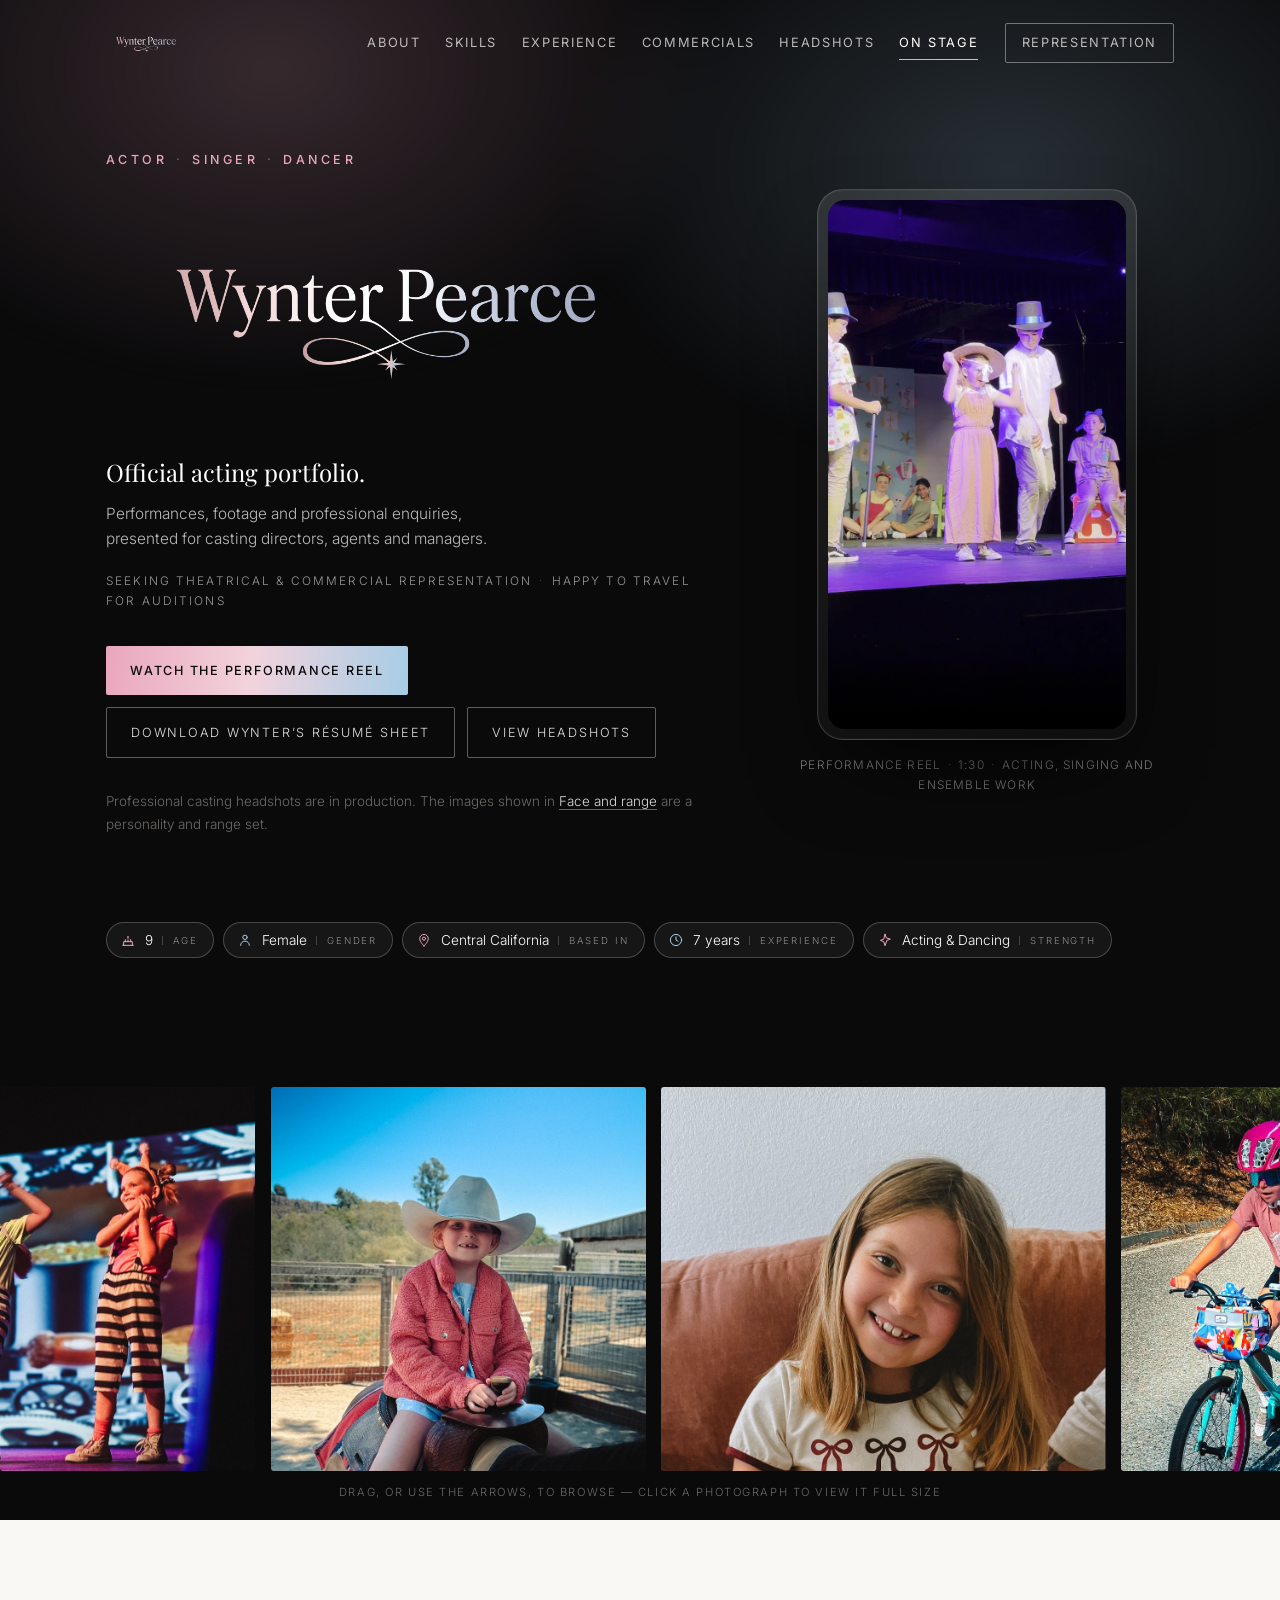
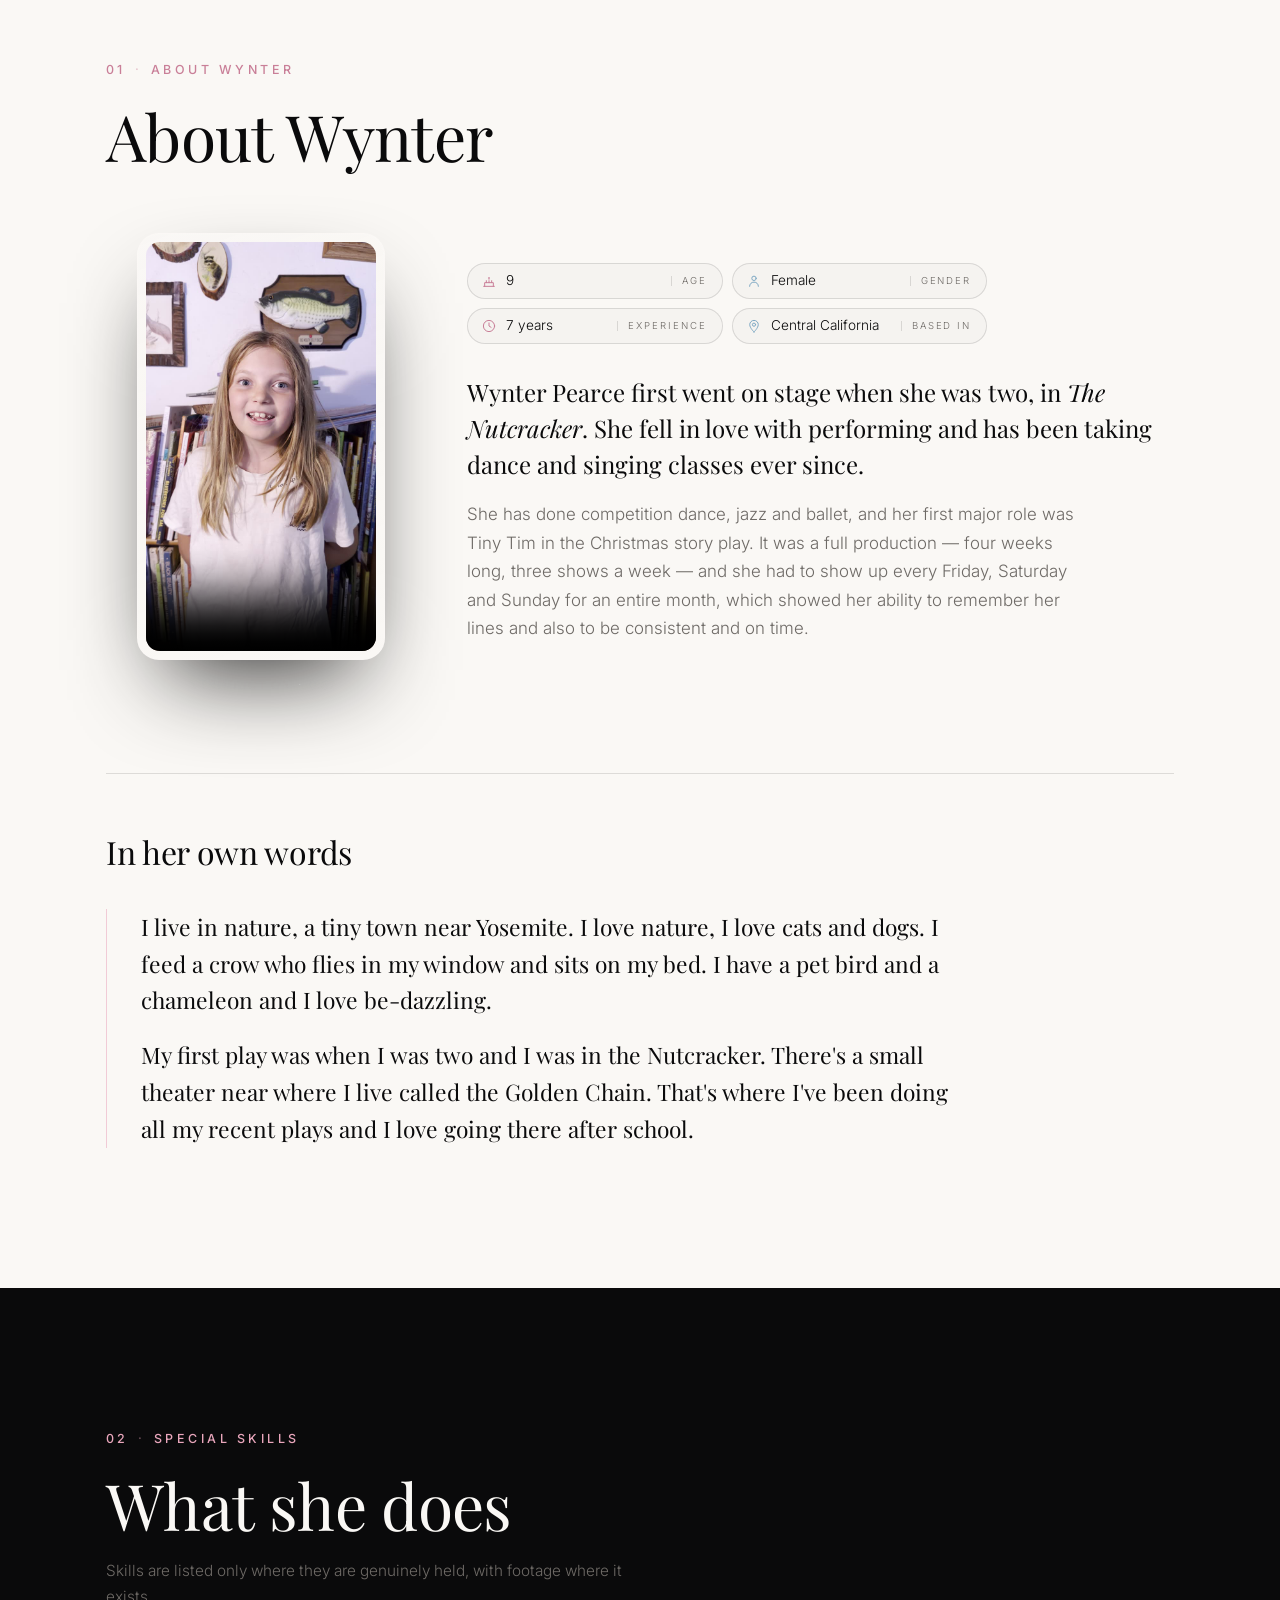
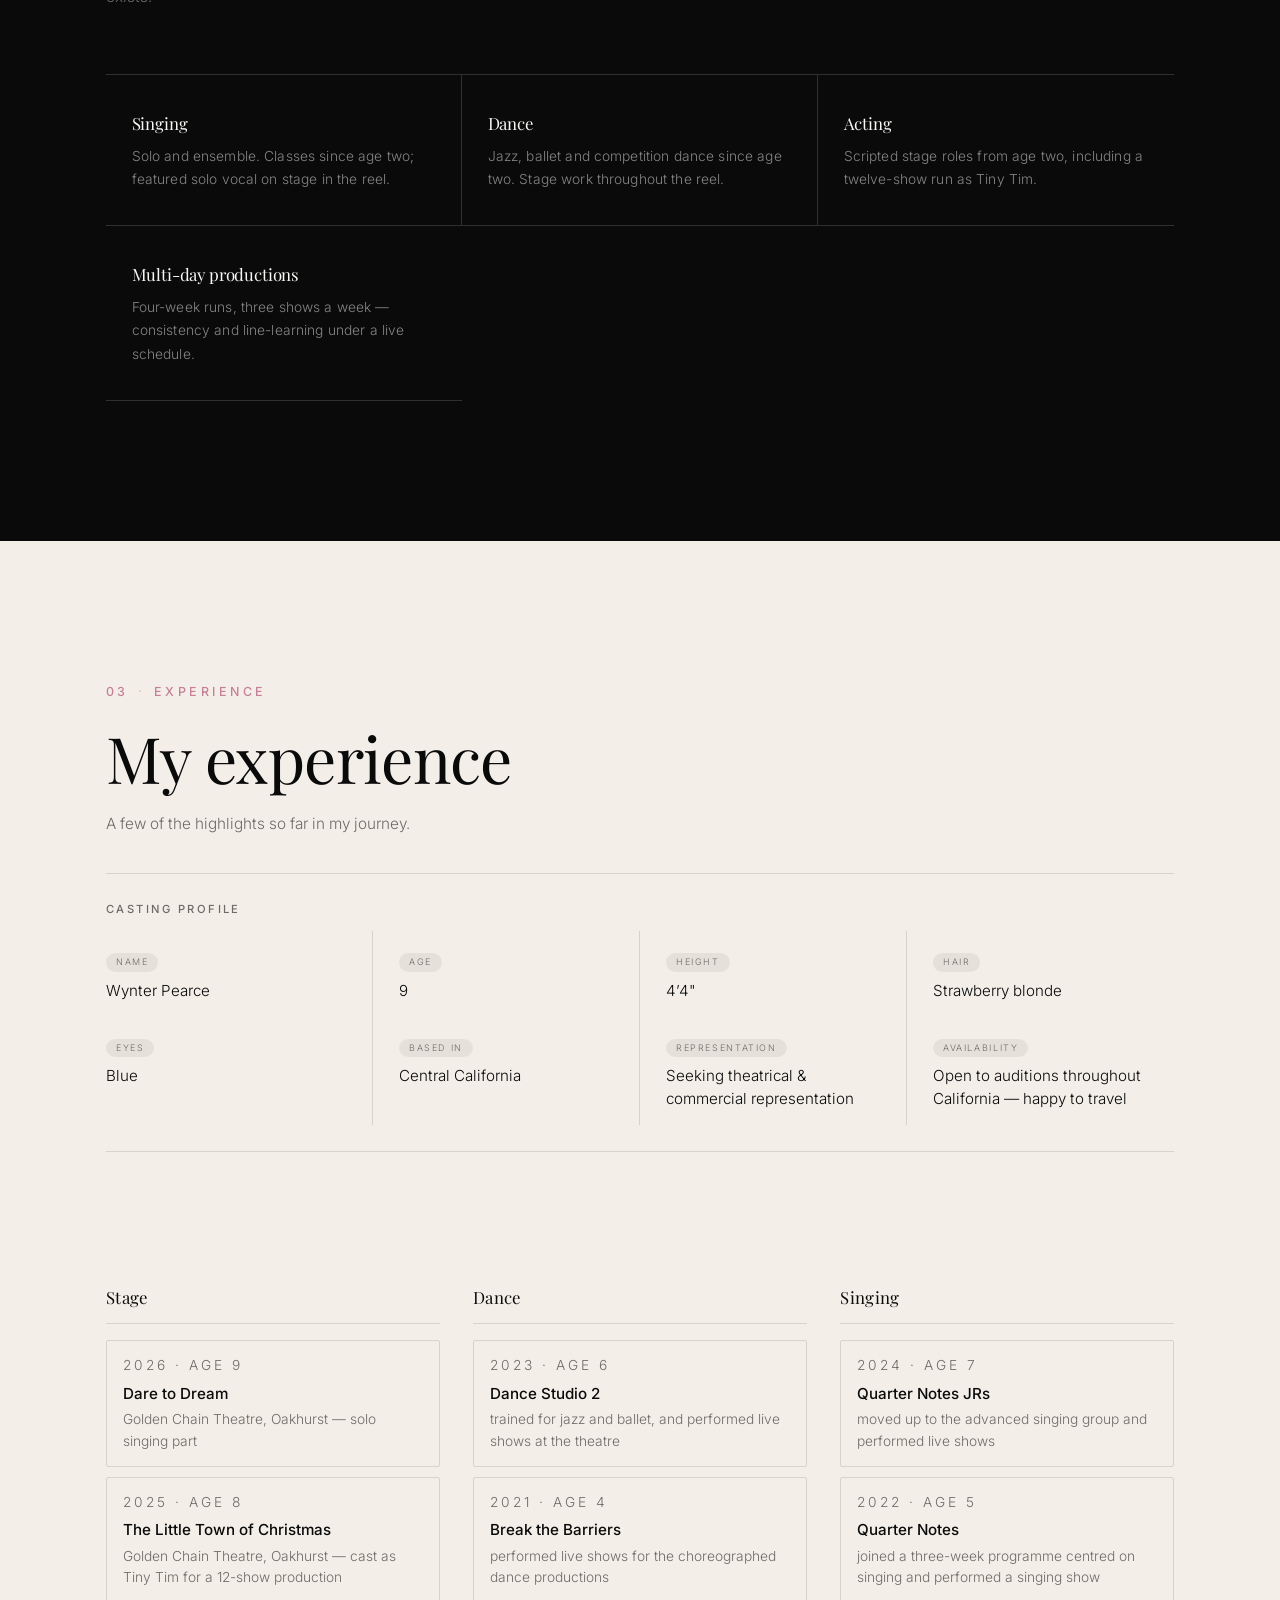
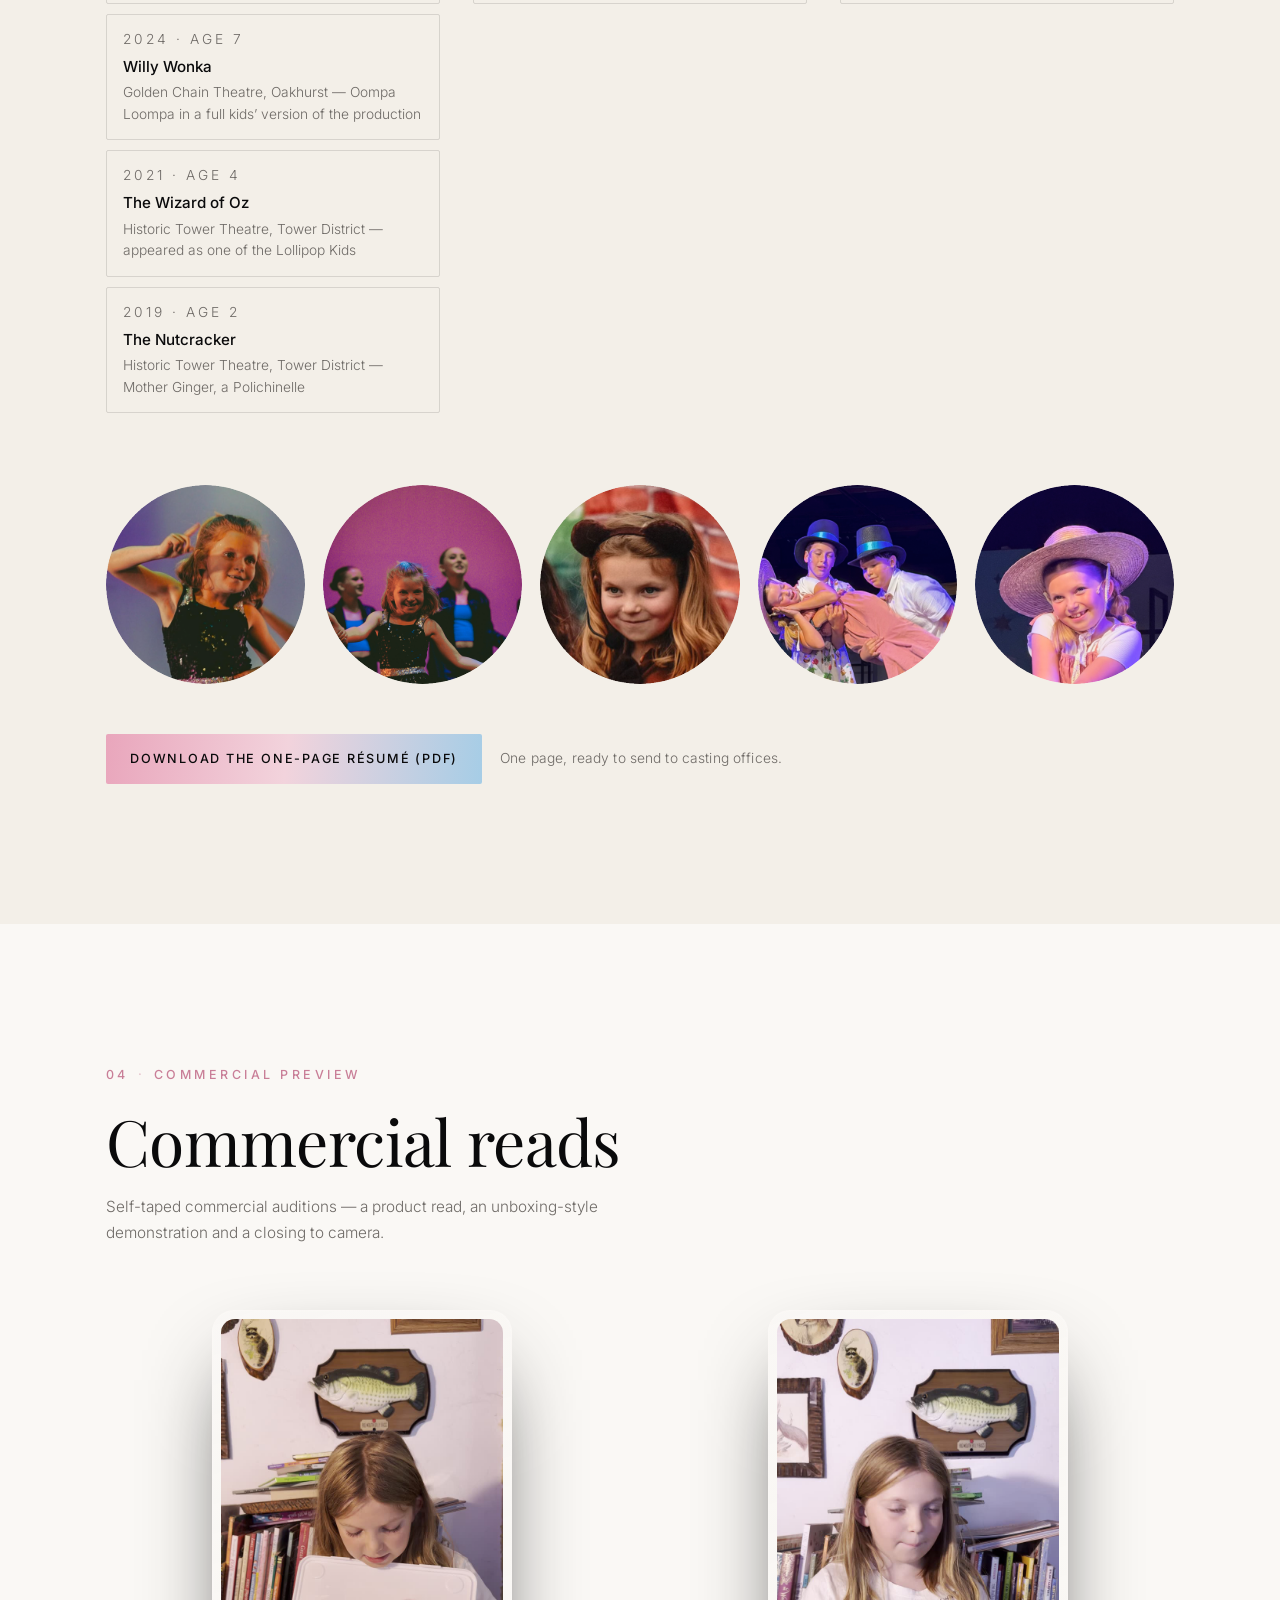
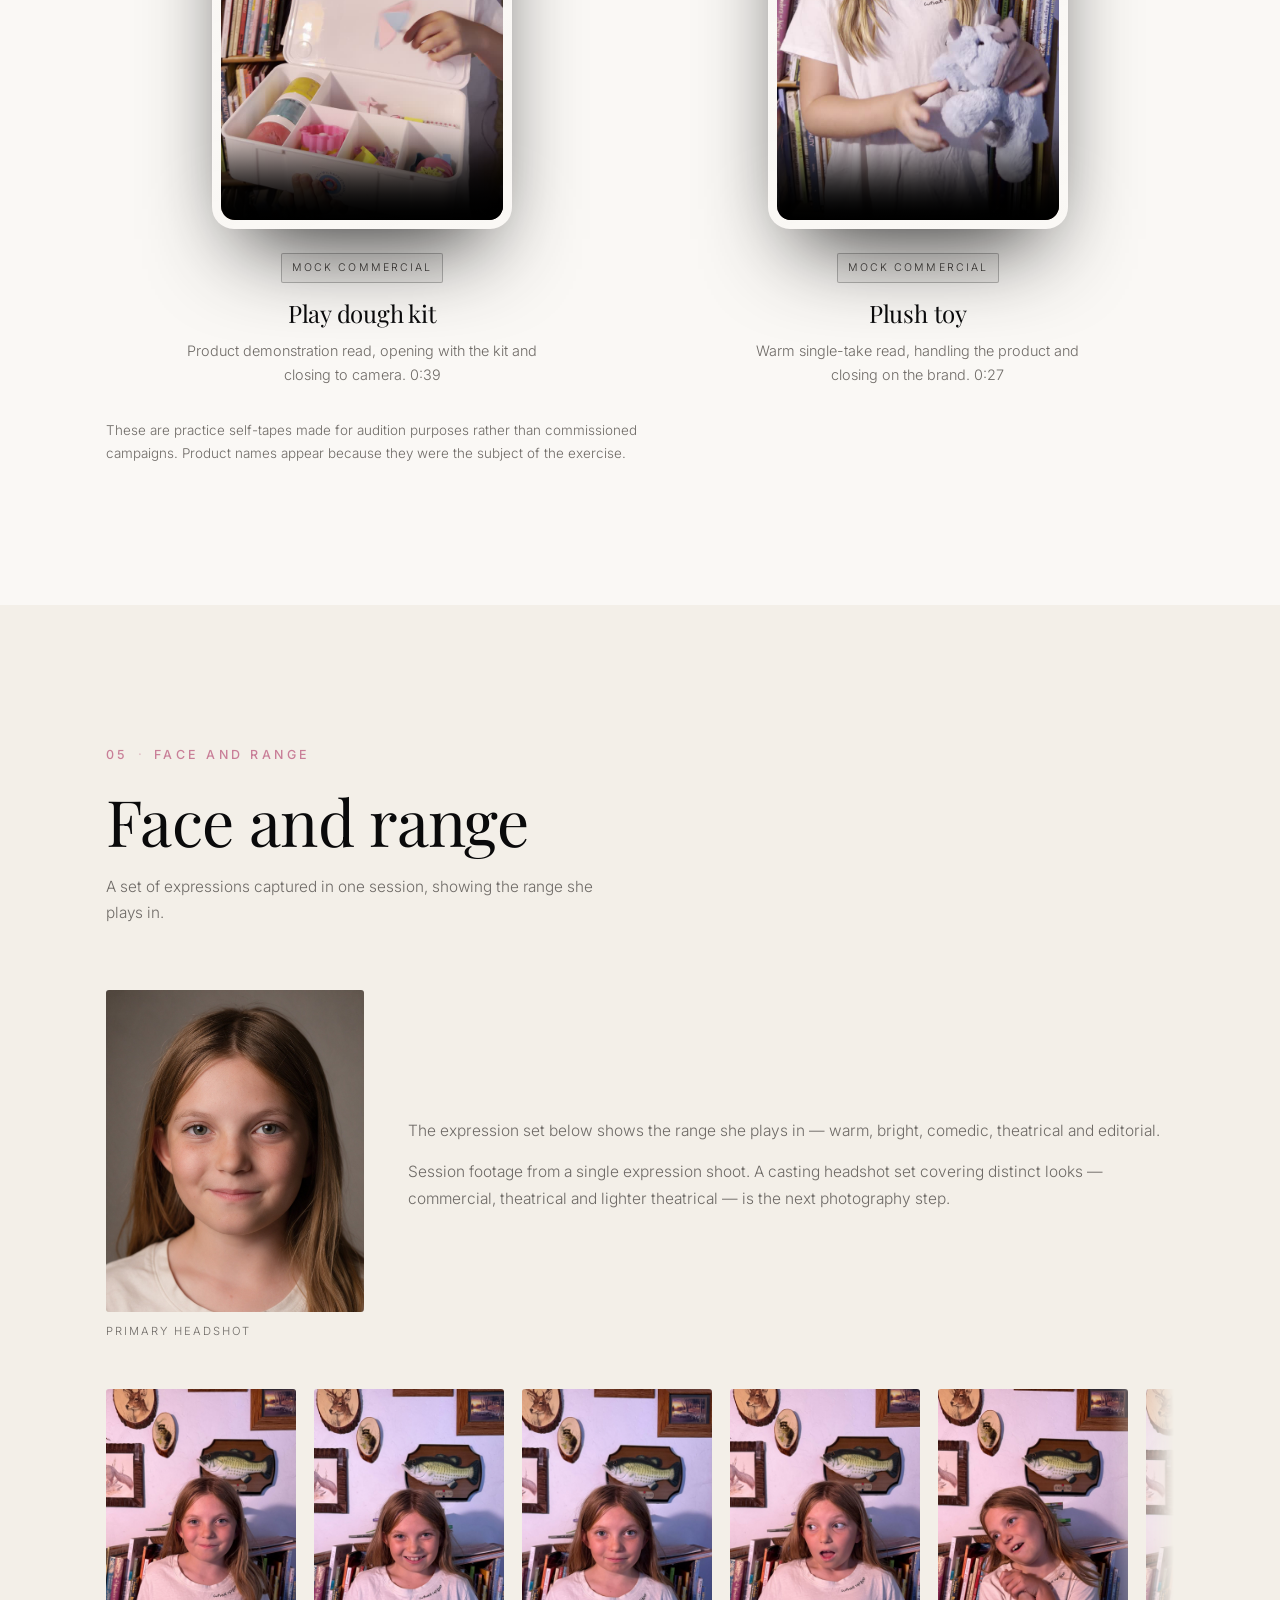
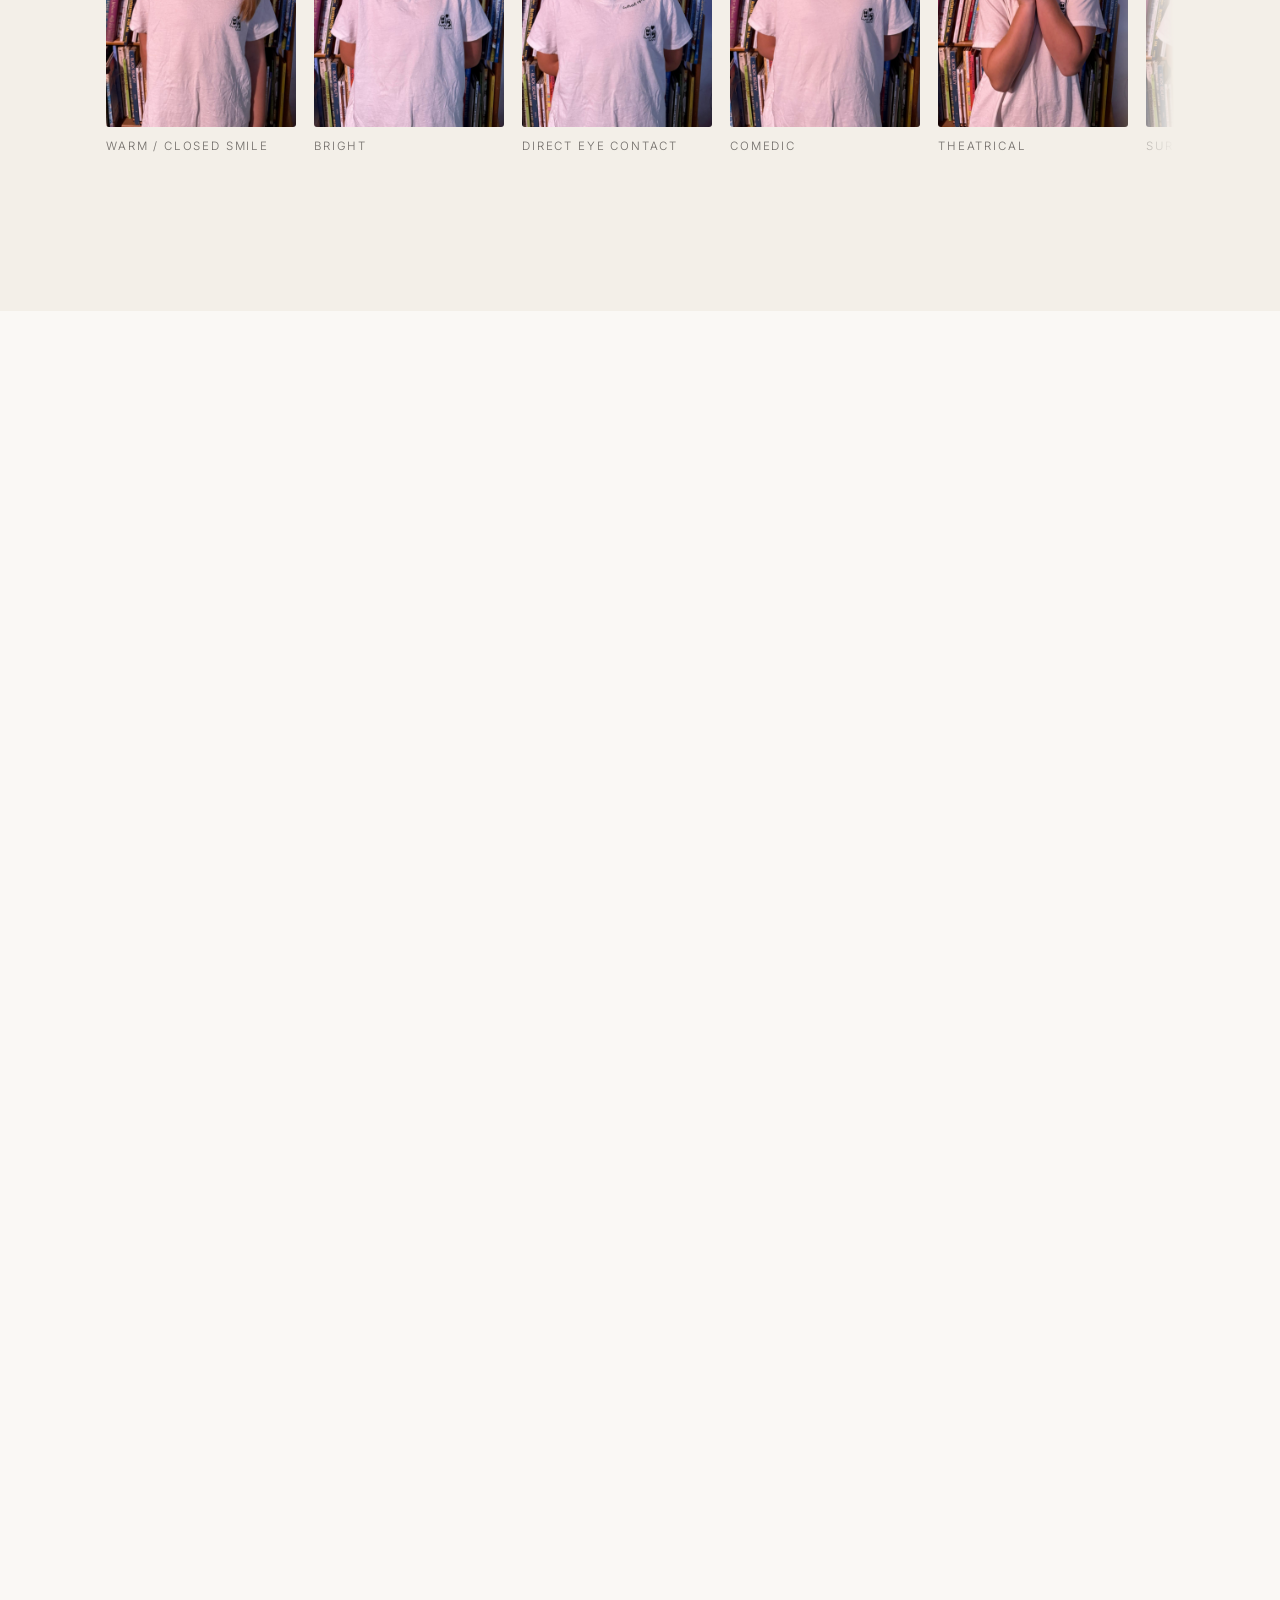
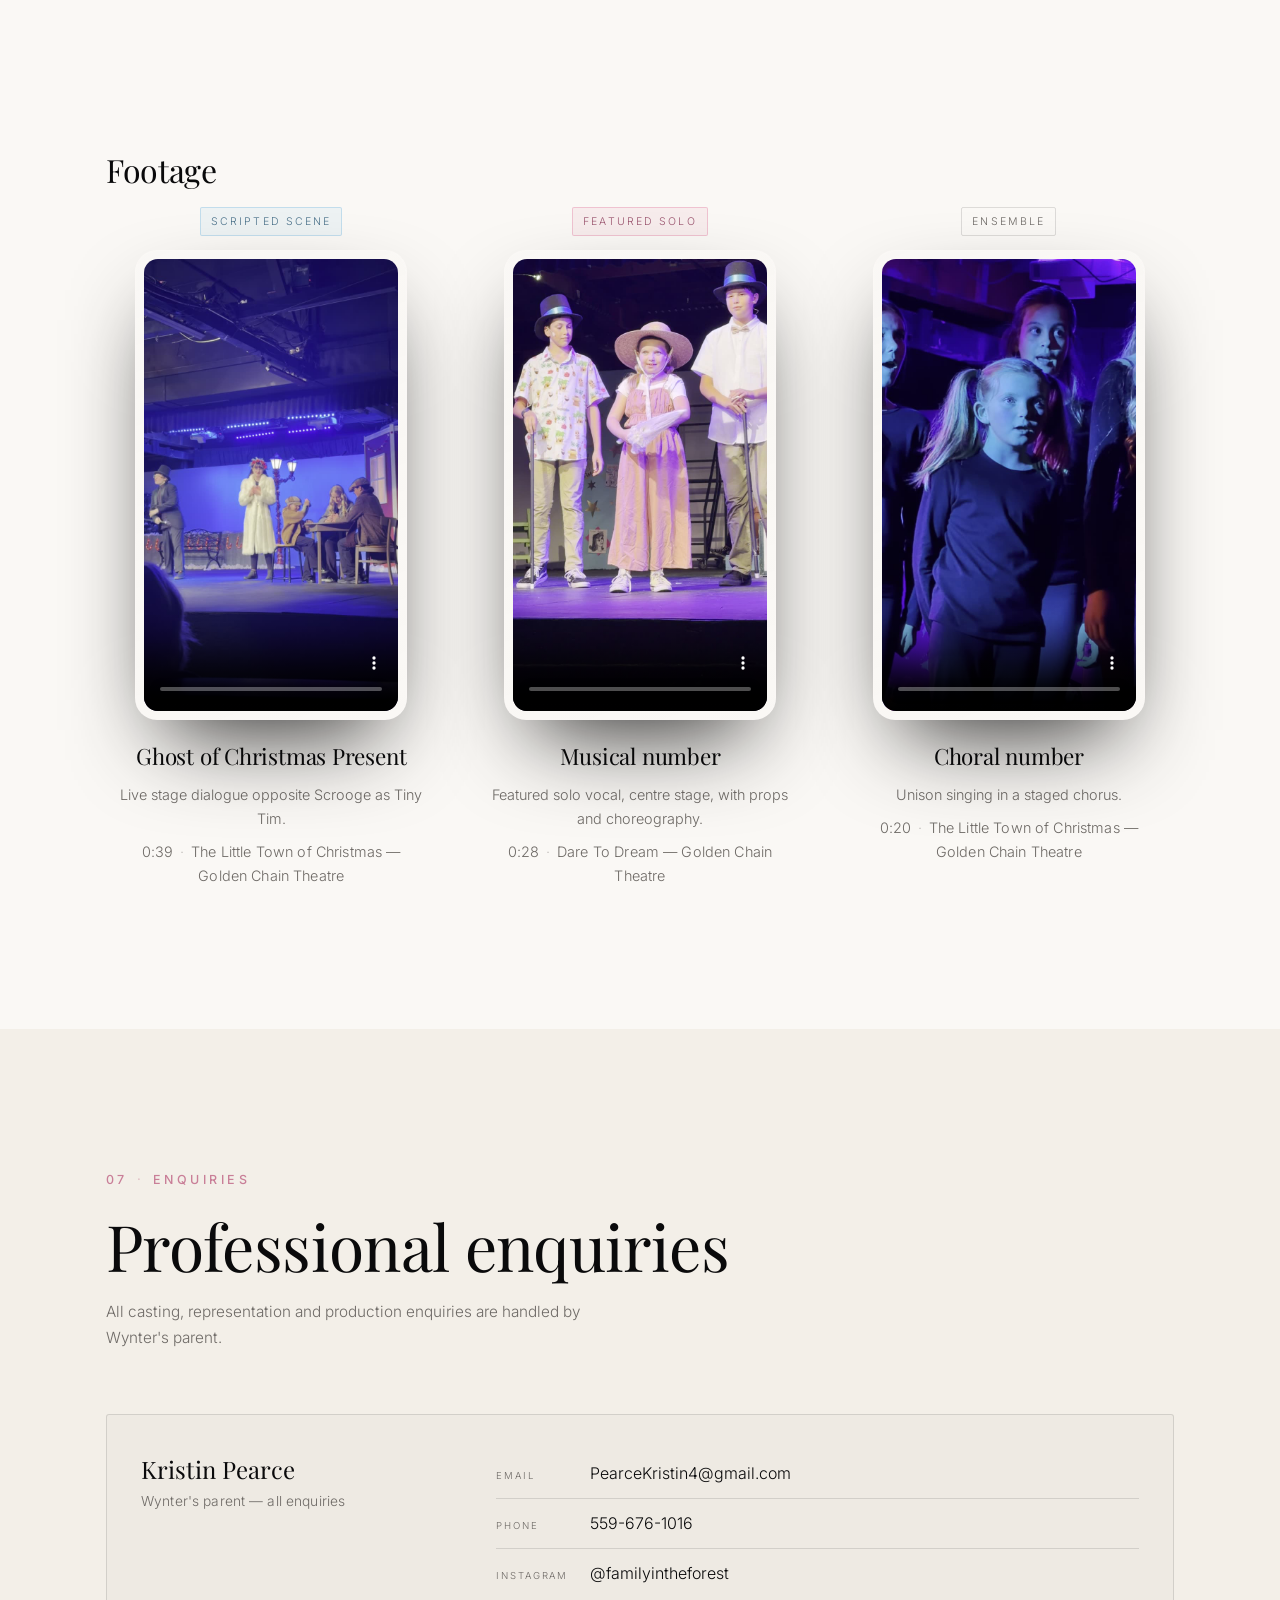
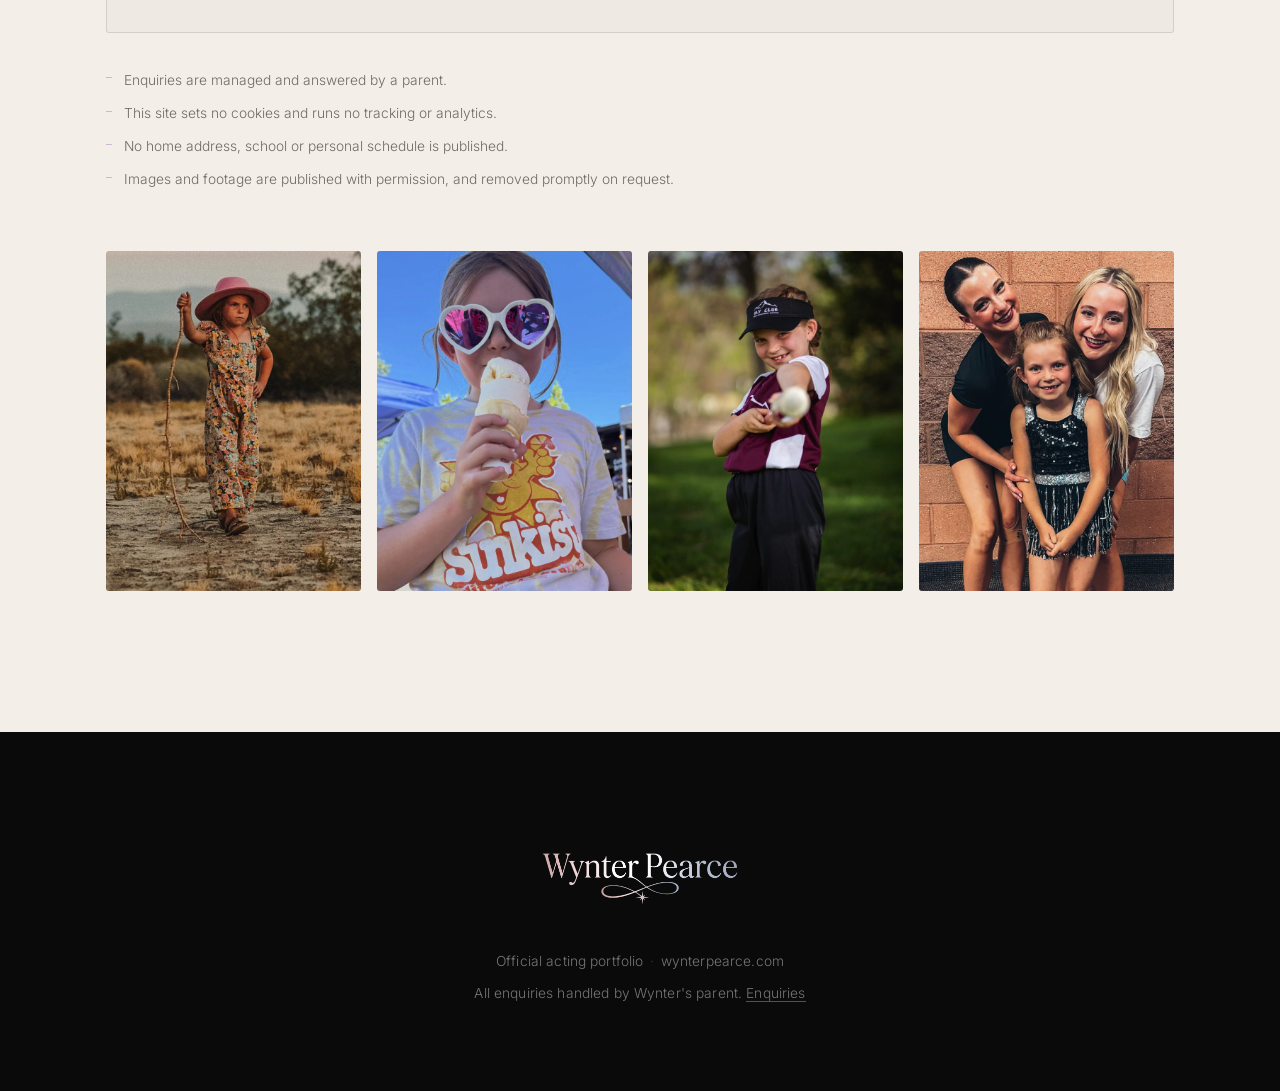
<file: index.html>
<!DOCTYPE html>
<html lang="en">
<head>
<meta charset="utf-8">
<meta name="viewport" content="width=device-width, initial-scale=1">
<title>Wynter Pearce — Child Actor, Singer &amp; Dancer | Central California</title>
<meta name="description" content="Official portfolio of Wynter Pearce, a nine-year-old child actor, singer and dancer in Central California. Performance reel, commercial audition samples, photographs, credits and a downloadable résumé.">
<link rel="canonical" href="https://wynterpearce.com/">
<meta name="theme-color" content="#0A0A0B">
<script>document.documentElement.className += ' js';</script>
<meta name="robots" content="index, follow">

<meta property="og:type" content="profile">
<meta property="og:title" content="Wynter Pearce — Child Actor, Singer &amp; Dancer">
<meta property="og:description" content="Young theatre and commercial performer in Central California. Performance reel, commercial audition samples, photographs and credits.">
<meta property="og:url" content="https://wynterpearce.com/">
<meta property="og:image" content="https://wynterpearce.com/assets/img/og-card.jpg">
<meta property="og:image:width" content="1200">
<meta property="og:image:height" content="630">
<meta property="og:image:alt" content="Wynter Pearce — actor, singer and dancer">
<meta name="twitter:card" content="summary_large_image">
<meta name="twitter:title" content="Wynter Pearce — Actor">
<meta name="twitter:description" content="Official acting portfolio of Wynter Pearce.">
<meta name="twitter:image" content="https://wynterpearce.com/assets/img/og-card.jpg">

<link rel="icon" href="assets/img/favicon.png" type="image/png">
<link rel="apple-touch-icon" href="assets/img/favicon-180.png">
<link rel="preconnect" href="https://fonts.googleapis.com">
<link rel="preconnect" href="https://fonts.gstatic.com" crossorigin>
<link href="https://fonts.googleapis.com/css2?family=Playfair+Display:ital,wght@0,400;0,500;1,400&family=Inter:wght@300;400;500&display=swap" rel="stylesheet">
<link rel="stylesheet" href="assets/css/styles.css">
</head>
<body>

<a class="skip" href="#about">Skip to content</a>

<header class="topbar" id="topbar">
  <div class="topbar__inner">
    <a class="topbar__brand" href="#top" aria-label="Wynter Pearce — top of page">
      <img src="assets/img/logo-transparent.png" alt="Wynter Pearce" width="900" height="381">
    </a>
    <nav class="nav" id="primaryNav" aria-label="Sections">
      <a href="#about">About</a>
      <a href="#skills">Skills</a>
      <a href="#experience">Experience</a>
      <a href="#commercials">Commercials</a>
      <a href="#headshots">Headshots</a>
      <a href="#performances">On stage</a>
      <a href="assets/representation.html" class="nav__cta">Representation</a>
    </nav>
    <button class="menu-btn" id="menuBtn" type="button" aria-expanded="false" aria-controls="primaryNav">
      <span class="menu-btn__label">Menu</span>
      <span class="menu-btn__bars" aria-hidden="true"><i></i><i></i></span>
    </button>
  </div>
  <div class="topbar__rule"></div>
</header>

<main id="top">

  <!-- ============ HERO ============ -->
  <section class="hero" id="reel">
    <div class="hero__glow" aria-hidden="true"></div>
    <div class="wrap hero__grid">

      <div class="hero__copy reveal">
        <p class="eyebrow">Actor <span class="dot">·</span> Singer <span class="dot">·</span> Dancer</p>
        <img class="hero__logo" src="assets/img/logo-transparent.png" alt="Wynter Pearce" width="900" height="381">
        <p class="hero__line">Official acting portfolio.</p>
        <p class="lede">Performances, footage and professional enquiries, presented for casting directors, agents and managers.</p>
        <p class="hero__seeking">Seeking theatrical &amp; commercial representation <span class="dot">·</span> happy to travel for auditions</p>
        <div class="hero__actions">
          <a class="btn btn--primary" href="#performance-reel">Watch the performance reel</a>
          <a class="btn btn--ghost" href="assets/wynter-pearce-resume.pdf" download>Download Wynter&rsquo;s résumé sheet</a>
          <a class="btn btn--ghost" href="#headshots">View headshots</a>
        </div>
        <p class="note note--inline">Professional casting headshots are in production. The images shown in <a href="#headshots">Face and range</a> are a personality and range set.</p>
      </div>

      <div class="hero__player reveal" id="performance-reel">
        <div class="frame">
          <video id="reelVideo" class="frame__video" controls playsinline preload="none"
                 poster="assets/img/poster-reel.jpg" aria-label="Wynter Pearce performance reel, 90 seconds">
            <source src="assets/video/reel-1080.mp4" type="video/mp4">
            Your browser cannot play this video. <a href="assets/video/reel-1080.mp4">Download the reel</a>.
          </video>
        </div>
        <p class="frame__caption">Performance reel <span class="dot">·</span> 1:30 <span class="dot">·</span> Acting, singing and ensemble work</p>
      </div>

    </div>

    <div class="wrap hero__facts reveal">
      <div class="facts" role="list" aria-label="Wynter Pearce at a glance">
        <div class="fact" role="listitem">
          <svg viewBox="0 0 24 24" fill="none" stroke="currentColor" stroke-width="1.5" stroke-linecap="round" aria-hidden="true"><path d="M4 20h16M5.5 20v-5.5h13V20M8 14.5v-3M12 14.5v-3M16 14.5v-3"/><path d="M12 8.6c.85-.6.85-1.6 0-2.2-.85.6-.85 1.6 0 2.2z"/></svg>
          <span class="fact__v">9</span><span class="fact__k">Age</span>
        </div>
        <div class="fact" role="listitem">
          <svg viewBox="0 0 24 24" fill="none" stroke="currentColor" stroke-width="1.5" stroke-linecap="round" aria-hidden="true"><circle cx="12" cy="8" r="3.3"/><path d="M5.4 20c0-3.7 2.9-6.3 6.6-6.3s6.6 2.6 6.6 6.3"/></svg>
          <span class="fact__v">Female</span><span class="fact__k">Gender</span>
        </div>
        <div class="fact" role="listitem">
          <svg viewBox="0 0 24 24" fill="none" stroke="currentColor" stroke-width="1.5" stroke-linecap="round" aria-hidden="true"><path d="M12 21s6.4-6.2 6.4-11A6.4 6.4 0 1 0 5.6 10c0 4.8 6.4 11 6.4 11z"/><circle cx="12" cy="10" r="2.4"/></svg>
          <span class="fact__v">Central California</span><span class="fact__k">Based in</span>
        </div>
        <div class="fact" role="listitem">
          <svg viewBox="0 0 24 24" fill="none" stroke="currentColor" stroke-width="1.5" stroke-linecap="round" aria-hidden="true"><circle cx="12" cy="12" r="8.4"/><path d="M12 7.4V12l3.1 2"/></svg>
          <span class="fact__v">7 years</span><span class="fact__k">Experience</span>
        </div>
        <div class="fact" role="listitem">
          <svg viewBox="0 0 24 24" fill="none" stroke="currentColor" stroke-width="1.5" stroke-linejoin="round" aria-hidden="true"><path d="M12 2.8l1.85 6.05L19.9 10.7l-5.05 1.85L12 20.6l-1.85-6.05L5.1 12.55l5.05-1.85z"/></svg>
          <span class="fact__v">Acting &amp; Dancing</span><span class="fact__k">Strength</span>
        </div>
      </div>
    </div>
  </section>

  <!-- ============ PHOTOGRAPHY STRIP ============ -->
  <section class="photostrip" aria-label="Photographs of Wynter Pearce">
    <div class="photostrip__viewport" id="photoStrip" data-strip tabindex="0" role="region"
         aria-label="Photograph strip. Drag to browse, use the arrow buttons, or press the left and right arrow keys.">
      <div class="photostrip__track">
        <button class="photostrip__item" type="button" data-full="assets/img/full-01.jpg" data-caption="On stage in a theatrical production">
          <img src="assets/img/strip-01.jpg" alt="Wynter Pearce on stage in a theatrical production" loading="lazy">
        </button>
        <button class="photostrip__item" type="button" data-full="assets/img/full-02.jpg" data-caption="Riding a horse">
          <img src="assets/img/strip-02.jpg" alt="Wynter Pearce riding a horse" loading="lazy">
        </button>
        <button class="photostrip__item" type="button" data-full="assets/img/full-03.jpg" data-caption="Portrait">
          <img src="assets/img/strip-03.jpg" alt="Wynter Pearce, portrait" loading="lazy">
        </button>
        <button class="photostrip__item" type="button" data-full="assets/img/full-04.jpg" data-caption="Riding her bicycle">
          <img src="assets/img/strip-04.jpg" alt="Wynter Pearce riding her bicycle" loading="lazy">
        </button>
        <button class="photostrip__item" type="button" data-full="assets/img/full-05.jpg" data-caption="Portrait">
          <img src="assets/img/strip-05.jpg" alt="Wynter Pearce, portrait" loading="lazy">
        </button>
        <button class="photostrip__item" type="button" data-full="assets/img/full-06.jpg" data-caption="Beside a lake">
          <img src="assets/img/strip-06.jpg" alt="Wynter Pearce beside a lake" loading="lazy">
        </button>
        <button class="photostrip__item" type="button" data-full="assets/img/full-07.jpg" data-caption="At a festive event">
          <img src="assets/img/strip-07.jpg" alt="Wynter Pearce at a festive event" loading="lazy">
        </button>
        <button class="photostrip__item" type="button" data-full="assets/img/full-08.jpg" data-caption="In costume with a parasol">
          <img src="assets/img/strip-08.jpg" alt="Wynter Pearce in costume with a parasol" loading="lazy">
        </button>
        <button class="photostrip__item" type="button" data-full="assets/img/full-09.jpg" data-caption="Holding flowers">
          <img src="assets/img/strip-09.jpg" alt="Wynter Pearce holding flowers" loading="lazy">
        </button>
        <button class="photostrip__item" type="button" data-full="assets/img/full-10.jpg" data-caption="In a group stage number">
          <img src="assets/img/strip-10.jpg" alt="Wynter Pearce in a group stage number" loading="lazy">
        </button>
        <button class="photostrip__item" type="button" data-full="assets/img/full-11.jpg" data-caption="In a straw hat on stage">
          <img src="assets/img/strip-11.jpg" alt="Wynter Pearce on stage in a straw hat holding an umbrella" loading="lazy">
        </button>
        <button class="photostrip__item" type="button" data-full="assets/img/full-12.jpg" data-caption="On stage in costume">
          <img src="assets/img/strip-12.jpg" alt="Wynter Pearce on stage in a striped costume" loading="lazy">
        </button>
      </div>
    </div>

    <button class="photostrip__nav photostrip__nav--prev" type="button" data-strip-prev aria-label="Browse back through the photographs">
      <svg viewBox="0 0 24 24" fill="none" stroke="currentColor" stroke-width="1.6" stroke-linecap="round" stroke-linejoin="round" aria-hidden="true"><path d="M14.5 5.5L8 12l6.5 6.5"/></svg>
    </button>
    <button class="photostrip__nav photostrip__nav--next" type="button" data-strip-next aria-label="Browse forward through the photographs">
      <svg viewBox="0 0 24 24" fill="none" stroke="currentColor" stroke-width="1.6" stroke-linecap="round" stroke-linejoin="round" aria-hidden="true"><path d="M9.5 5.5L16 12l-6.5 6.5"/></svg>
    </button>
    <p class="photostrip__hint">Drag, or use the arrows, to browse &mdash; click a photograph to view it full size</p>
  </section>

  <!-- ============ ABOUT ============ -->
  <section class="band" id="about">
    <div class="wrap">
      <header class="shead reveal">
        <p class="eyebrow">01 <span class="dot">·</span> About Wynter</p>
        <h2 class="display">About Wynter</h2>
      </header>

      <div class="about reveal">
        <div class="about__video">
          <div class="frame frame--tight">
            <video class="frame__video" controls playsinline preload="none"
                   poster="assets/img/poster-about.jpg"
                   aria-label="Wynter Pearce introduces herself to camera">
              <source src="assets/video/about-video.mp4" type="video/mp4">
            </video>
          </div>
          <p class="frame__caption">Introduction <span class="dot">·</span> 0:37</p>
        </div>

        <div class="about__copy">
          <div class="facts facts--ink" role="list" aria-label="Wynter Pearce at a glance">
            <div class="fact" role="listitem">
              <svg viewBox="0 0 24 24" fill="none" stroke="currentColor" stroke-width="1.5" stroke-linecap="round" aria-hidden="true"><path d="M4 20h16M5.5 20v-5.5h13V20M8 14.5v-3M12 14.5v-3M16 14.5v-3"/><path d="M12 8.6c.85-.6.85-1.6 0-2.2-.85.6-.85 1.6 0 2.2z"/></svg>
              <span class="fact__v">9</span><span class="fact__k">Age</span>
            </div>
            <div class="fact" role="listitem">
              <svg viewBox="0 0 24 24" fill="none" stroke="currentColor" stroke-width="1.5" stroke-linecap="round" aria-hidden="true"><circle cx="12" cy="8" r="3.3"/><path d="M5.4 20c0-3.7 2.9-6.3 6.6-6.3s6.6 2.6 6.6 6.3"/></svg>
              <span class="fact__v">Female</span><span class="fact__k">Gender</span>
            </div>
            <div class="fact" role="listitem">
              <svg viewBox="0 0 24 24" fill="none" stroke="currentColor" stroke-width="1.5" stroke-linecap="round" aria-hidden="true"><circle cx="12" cy="12" r="8.4"/><path d="M12 7.4V12l3.1 2"/></svg>
              <span class="fact__v">7 years</span><span class="fact__k">Experience</span>
            </div>
            <div class="fact" role="listitem">
              <svg viewBox="0 0 24 24" fill="none" stroke="currentColor" stroke-width="1.5" stroke-linecap="round" aria-hidden="true"><path d="M12 21s6.4-6.2 6.4-11A6.4 6.4 0 1 0 5.6 10c0 4.8 6.4 11 6.4 11z"/><circle cx="12" cy="10" r="2.4"/></svg>
              <span class="fact__v">Central California</span><span class="fact__k">Based in</span>
            </div>
          </div>

          <p class="about__lede">Wynter Pearce first went on stage when she was two, in <em>The Nutcracker</em>. She fell in love with performing and has been taking dance and singing classes ever since.</p>
          <p>She has done competition dance, jazz and ballet, and her first major role was Tiny Tim in the Christmas story play. It was a full production &mdash; four weeks long, three shows a week &mdash; and she had to show up every Friday, Saturday and Sunday for an entire month, which showed her ability to remember her lines and also to be consistent and on time.</p>
        </div>
      </div>

      <div class="words reveal">
        <h3 class="display">In her own words</h3>
        <blockquote>
          <p>I live in nature, a tiny town near Yosemite. I love nature, I love cats and dogs. I feed a crow who flies in my window and sits on my bed. I have a pet bird and a chameleon and I love be-dazzling.</p>
          <p>My first play was when I was two and I was in the Nutcracker. There's a small theater near where I live called the Golden Chain. That's where I've been doing all my recent plays and I love going there after school.</p>
        </blockquote>
      </div>
    </div>
  </section>

  <!-- ============ SKILLS ============ -->
  <section class="band band--ink" id="skills">
    <div class="wrap">
      <header class="shead reveal">
        <p class="eyebrow">02 <span class="dot">·</span> Special skills</p>
        <h2 class="display">What she does</h2>
        <p class="lede">Skills are listed only where they are genuinely held, with footage where it exists.</p>
      </header>
      <div class="skills reveal">
        <div class="skill"><h3>Singing</h3><p class="dim">Solo and ensemble. Classes since age two; featured solo vocal on stage in the reel.</p></div>
        <div class="skill"><h3>Dance</h3><p class="dim">Jazz, ballet and competition dance since age two. Stage work throughout the reel.</p></div>
        <div class="skill"><h3>Acting</h3><p class="dim">Scripted stage roles from age two, including a twelve-show run as Tiny Tim.</p></div>
        <div class="skill"><h3>Multi-day productions</h3><p class="dim">Four-week runs, three shows a week &mdash; consistency and line-learning under a live schedule.</p></div>
      </div>
    </div>
  </section>

  <!-- ============ EXPERIENCE ============ -->
  <section class="band band--alt" id="experience">
    <div class="wrap">
      <header class="shead shead--tight reveal">
        <p class="eyebrow">03 <span class="dot">·</span> Experience</p>
        <h2 class="display">My experience</h2>
        <p class="lede">A few of the highlights so far in my journey.</p>
      </header>

      <div class="castprofile reveal">
        <h3 class="castprofile__title">Casting profile</h3>
        <dl class="castprofile__list">
          <div><dt>Name</dt><dd>Wynter Pearce</dd></div>
          <div><dt>Age</dt><dd>9</dd></div>
          <div><dt>Height</dt><dd>4&rsquo;4&quot;</dd></div>
          <div><dt>Hair</dt><dd>Strawberry blonde</dd></div>
          <div><dt>Eyes</dt><dd>Blue</dd></div>
          <div><dt>Based in</dt><dd>Central California</dd></div>
          <div><dt>Representation</dt><dd>Seeking theatrical &amp; commercial representation</dd></div>
          <div><dt>Availability</dt><dd>Open to auditions throughout California &mdash; happy to travel</dd></div>
        </dl>
      </div>

      <div class="facts facts--ink specialties reveal" role="list" aria-label="What Wynter specialises in">
        <div class="fact" role="listitem">
          <svg viewBox="0 0 24 24" fill="none" stroke="currentColor" stroke-width="1.5" stroke-linecap="round" aria-hidden="true"><circle cx="12.4" cy="4.6" r="2.1"/><path d="M12.4 7.6v5.8m0 0l-3.2 5.2m3.2-5.2l3 4.6M6.8 10.2l5.6 1.8 5.4-1.2"/></svg>
          <span class="fact__v">Dancing</span>
        </div>
        <div class="fact" role="listitem">
          <svg viewBox="0 0 24 24" fill="none" stroke="currentColor" stroke-width="1.5" stroke-linecap="round" aria-hidden="true"><path d="M4.6 6.2h14.8v4.4a7.4 7.4 0 0 1-14.8 0z"/><path d="M9.4 10.2h.02M14.6 10.2h.02"/><path d="M9.3 13.6c1.7 1.3 3.7 1.3 5.4 0"/></svg>
          <span class="fact__v">Acting</span>
        </div>
        <div class="fact" role="listitem">
          <svg viewBox="0 0 24 24" fill="none" stroke="currentColor" stroke-width="1.5" stroke-linejoin="round" aria-hidden="true"><path d="M12 3l8.4 4.6L12 12.2 3.6 7.6z"/><path d="M3.6 12.4L12 17l8.4-4.6M3.6 16.6L12 21.2l8.4-4.6"/></svg>
          <span class="fact__v">Multi-day productions</span>
        </div>
        <div class="fact" role="listitem">
          <svg viewBox="0 0 24 24" fill="none" stroke="currentColor" stroke-width="1.5" stroke-linecap="round" aria-hidden="true"><path d="M9.4 17.4V5.6l9-1.8v11.6"/><circle cx="6.9" cy="18.6" r="2.5"/><circle cx="15.9" cy="16.6" r="2.5"/></svg>
          <span class="fact__v">Singing</span>
        </div>
        <div class="fact" role="listitem">
          <svg viewBox="0 0 24 24" fill="none" stroke="currentColor" stroke-width="1.5" stroke-linejoin="round" aria-hidden="true"><path d="M12 2.8l1.85 6.05L19.9 10.7l-5.05 1.85L12 20.6l-1.85-6.05L5.1 12.55l5.05-1.85z"/></svg>
          <span class="fact__v">Solo acts</span>
        </div>
      </div>

      <div class="expgrid reveal">
        <div class="expcol">
          <h3>Stage</h3>
          <ul class="credits">
            <li><span class="age">2026 &middot; age 9</span><strong>Dare to Dream</strong><span>Golden Chain Theatre, Oakhurst &mdash; solo singing part</span></li>
            <li><span class="age">2025 &middot; age 8</span><strong>The Little Town of Christmas</strong><span>Golden Chain Theatre, Oakhurst &mdash; cast as Tiny Tim for a 12-show production</span></li>
            <li><span class="age">2024 &middot; age 7</span><strong>Willy Wonka</strong><span>Golden Chain Theatre, Oakhurst &mdash; Oompa Loompa in a full kids&rsquo; version of the production</span></li>
            <li><span class="age">2021 &middot; age 4</span><strong>The Wizard of Oz</strong><span>Historic Tower Theatre, Tower District &mdash; appeared as one of the Lollipop Kids</span></li>
            <li><span class="age">2019 &middot; age 2</span><strong>The Nutcracker</strong><span>Historic Tower Theatre, Tower District &mdash; Mother Ginger, a Polichinelle</span></li>
          </ul>
        </div>
        <div class="expcol">
          <h3>Dance</h3>
          <ul class="credits">
            <li><span class="age">2023 &middot; age 6</span><strong>Dance Studio 2</strong><span>trained for jazz and ballet, and performed live shows at the theatre</span></li>
            <li><span class="age">2021 &middot; age 4</span><strong>Break the Barriers</strong><span>performed live shows for the choreographed dance productions</span></li>
          </ul>
        </div>
        <div class="expcol">
          <h3>Singing</h3>
          <ul class="credits">
            <li><span class="age">2024 &middot; age 7</span><strong>Quarter Notes JRs</strong><span>moved up to the advanced singing group and performed live shows</span></li>
            <li><span class="age">2022 &middot; age 5</span><strong>Quarter Notes</strong><span>joined a three-week programme centred on singing and performed a singing show</span></li>
          </ul>
        </div>
      </div>

      <div class="circles reveal" aria-label="Wynter Pearce in performance">
        <img src="assets/img/circle-1.png" alt="Wynter Pearce dancing on stage in a sequinned costume" loading="lazy">
        <img src="assets/img/circle-2.png" alt="Wynter Pearce performing a choreographed stage number" loading="lazy">
        <img src="assets/img/circle-3.png" alt="Wynter Pearce in costume as a bear for a stage role" loading="lazy">
        <img src="assets/img/circle-4.png" alt="Wynter Pearce lifted by two cast members during a stage number" loading="lazy">
        <img src="assets/img/circle-5.png" alt="Wynter Pearce on stage in a straw hat and pinafore" loading="lazy">
      </div>

      <div class="expfoot reveal">
        <a class="btn btn--primary" href="assets/wynter-pearce-resume.pdf" download>Download the one-page résumé (PDF)</a>
        <p class="dim">One page, ready to send to casting offices.</p>
      </div>
    </div>
  </section>

  <!-- ============ COMMERCIALS ============ -->
  <section class="band" id="commercials">
    <div class="wrap">
      <header class="shead reveal">
        <p class="eyebrow">04 <span class="dot">·</span> Commercial preview</p>
        <h2 class="display">Commercial reads</h2>
        <p class="lede">Self-taped commercial auditions &mdash; a product read, an unboxing-style demonstration and a closing to camera.</p>
      </header>

      <div class="comms reveal">
        <figure class="comm">
          <div class="frame frame--tight">
            <video class="frame__video" controls playsinline preload="none"
                   poster="assets/img/poster-youngwild.jpg"
                   aria-label="Mock commercial read: play dough kit">
              <source src="assets/video/commercial-youngwild.mp4" type="video/mp4">
            </video>
          </div>
          <figcaption>
            <span class="tag tag--comm">Mock commercial</span>
            <h3>Play dough kit</h3>
            <p>Product demonstration read, opening with the kit and closing to camera. 0:39</p>
          </figcaption>
        </figure>

        <figure class="comm">
          <div class="frame frame--tight">
            <video class="frame__video" controls playsinline preload="none"
                   poster="assets/img/poster-aurora.jpg"
                   aria-label="Mock commercial read: plush toy">
              <source src="assets/video/commercial-aurora.mp4" type="video/mp4">
            </video>
          </div>
          <figcaption>
            <span class="tag tag--comm">Mock commercial</span>
            <h3>Plush toy</h3>
            <p>Warm single-take read, handling the product and closing on the brand. 0:27</p>
          </figcaption>
        </figure>
      </div>

      <p class="note">These are practice self-tapes made for audition purposes rather than commissioned campaigns. Product names appear because they were the subject of the exercise.</p>
    </div>
  </section>

  <!-- ============ HEADSHOTS ============ -->
  <section class="band band--alt" id="headshots">
    <div class="wrap">
      <header class="shead reveal">
        <p class="eyebrow">05 <span class="dot">·</span> Face and range</p>
        <h2 class="display">Face and range</h2>
        <p class="lede">A set of expressions captured in one session, showing the range she plays in.</p>
      </header>

      <div class="hslead reveal">
        <figure class="hslead__shot">
          <img src="assets/img/headshot-studio.jpg" alt="Wynter Pearce — primary headshot" loading="lazy" width="1000" height="1250">
          <figcaption>Primary headshot</figcaption>
        </figure>
        <div class="hslead__side">
          <p>The expression set below shows the range she plays in &mdash; warm, bright, comedic, theatrical and editorial.</p>
          <p>Session footage from a single expression shoot. A casting headshot set covering distinct looks &mdash; commercial, theatrical and lighter theatrical &mdash; is the next photography step.</p>
        </div>
      </div>

      <div class="strip reveal" role="list">
        <figure role="listitem"><img src="assets/img/range-08.jpg" alt="Wynter Pearce, warm closed-mouth smile" loading="lazy"><figcaption>Warm / closed smile</figcaption></figure>
        <figure role="listitem"><img src="assets/img/range-03.jpg" alt="Wynter Pearce, bright open smile" loading="lazy"><figcaption>Bright</figcaption></figure>
        <figure role="listitem"><img src="assets/img/range-07.jpg" alt="Wynter Pearce, slight smirk, direct eye contact" loading="lazy"><figcaption>Direct eye contact</figcaption></figure>
        <figure role="listitem"><img src="assets/img/range-06.jpg" alt="Wynter Pearce, comedic shocked expression" loading="lazy"><figcaption>Comedic</figcaption></figure>
        <figure role="listitem"><img src="assets/img/range-05.jpg" alt="Wynter Pearce, theatrical pleading pose" loading="lazy"><figcaption>Theatrical</figcaption></figure>
        <figure role="listitem"><img src="assets/img/range-02.jpg" alt="Wynter Pearce, wide-eyed surprised expression" loading="lazy"><figcaption>Surprise</figcaption></figure>
        <figure role="listitem"><img src="assets/img/range-09.jpg" alt="Wynter Pearce, looking away in profile" loading="lazy"><figcaption>Editorial</figcaption></figure>
      </div>
    </div>
  </section>

  <!-- ============ PERFORMANCES ============ -->
  <section class="band" id="performances">
    <div class="wrap">
      <header class="shead reveal">
        <p class="eyebrow">06 <span class="dot">·</span> On stage</p>
        <h2 class="display">On stage</h2>
        <p class="lede">Scripted theatre, musical numbers and ensemble work, filmed live in performance.</p>
      </header>

      <div class="plates reveal">
        <figure class="plate plate--tall">
          <img src="assets/img/stage-02.jpg" alt="Wynter Pearce dancing on stage in a black sequinned costume" loading="lazy">
          <figcaption>Stage dance number <span class="dim">&mdash; Dance Studio 2 dance competition</span></figcaption>
        </figure>
        <div class="plates__side">
          <figure class="plate">
            <img src="assets/img/stage-01.jpg" alt="Group dance number on a lit stage with a painted backdrop" loading="lazy">
            <figcaption>Group number <span class="dim">&mdash; Nutcracker</span></figcaption>
          </figure>
          <figure class="plate">
            <img src="assets/img/stage-03.jpg" alt="Three dancers in blue costumes on stage" loading="lazy">
            <figcaption>Ballet performance <span class="dim">&mdash; Dance Studio 2 dance competition</span></figcaption>
          </figure>
        </div>
      </div>

      <h3 class="sub display">Footage</h3>

      <div class="footage reveal">
        <article class="fclip">
          <span class="tag tag--acting">Scripted scene</span>
          <div class="frame frame--tight">
            <video class="frame__video" controls playsinline preload="none"
                   poster="assets/img/poster-christmas-scene.jpg"
                   aria-label="Scripted stage scene: Ghost of Christmas Present">
              <source src="assets/video/footage-christmas-scene.mp4" type="video/mp4">
            </video>
          </div>
          <h4>Ghost of Christmas Present</h4>
          <p>Live stage dialogue opposite Scrooge as Tiny Tim.</p>
          <p class="dim">0:39 <span class="dot">·</span> The Little Town of Christmas &mdash; Golden Chain Theatre</p>
        </article>

        <article class="fclip">
          <span class="tag tag--singing">Featured solo</span>
          <div class="frame frame--tight">
            <video class="frame__video" controls playsinline preload="none"
                   poster="assets/img/poster-musical.jpg"
                   aria-label="Featured solo vocal in a musical number">
              <source src="assets/video/footage-musical.mp4" type="video/mp4">
            </video>
          </div>
          <h4>Musical number</h4>
          <p>Featured solo vocal, centre stage, with props and choreography.</p>
          <p class="dim">0:28 <span class="dot">·</span> Dare To Dream &mdash; Golden Chain Theatre</p>
        </article>

        <article class="fclip">
          <span class="tag tag--ensemble">Ensemble</span>
          <div class="frame frame--tight">
            <video class="frame__video" controls playsinline preload="none"
                   poster="assets/img/poster-choral.jpg"
                   aria-label="Choral number: unison singing in a staged chorus">
              <source src="assets/video/footage-choral.mp4" type="video/mp4">
            </video>
          </div>
          <h4>Choral number</h4>
          <p>Unison singing in a staged chorus.</p>
          <p class="dim">0:20 <span class="dot">·</span> The Little Town of Christmas &mdash; Golden Chain Theatre</p>
        </article>
      </div>
    </div>
  </section>

  <!-- ============ CONTACT ============ -->
  <section class="band band--alt" id="contact">
    <div class="wrap">
      <header class="shead reveal">
        <p class="eyebrow">07 <span class="dot">·</span> Enquiries</p>
        <h2 class="display">Professional enquiries</h2>
        <p class="lede">All casting, representation and production enquiries are handled by Wynter's parent.</p>
      </header>

      <div class="contactcard reveal">
        <div class="contactcard__who">
          <p class="contactcard__name">Kristin Pearce</p>
          <p class="dim">Wynter's parent &mdash; all enquiries</p>
        </div>
        <div class="contactcard__rows">
          <a href="mailto:PearceKristin4@gmail.com"><span class="contactcard__k">Email</span><span class="contactcard__v">PearceKristin4@gmail.com</span></a>
          <a href="tel:+15596761016"><span class="contactcard__k">Phone</span><span class="contactcard__v">559-676-1016</span></a>
          <a href="https://www.instagram.com/familyintheforest" target="_blank" rel="noopener me"><span class="contactcard__k">Instagram</span><span class="contactcard__v">@familyintheforest</span></a>
        </div>
      </div>

      <ul class="privacy reveal">
        <li>Enquiries are managed and answered by a parent.</li>
        <li>This site sets no cookies and runs no tracking or analytics.</li>
        <li>No home address, school or personal schedule is published.</li>
        <li>Images and footage are published with permission, and removed promptly on request.</li>
      </ul>

      <div class="collage reveal">
        <img src="assets/img/collage-1.jpg" alt="Wynter Pearce outdoors in a field" loading="lazy">
        <img src="assets/img/collage-2.jpg" alt="Wynter Pearce with an ice cream on a sunny day" loading="lazy">
        <img src="assets/img/collage-3.jpg" alt="Wynter Pearce playing softball" loading="lazy">
        <img src="assets/img/collage-4.jpg" alt="Wynter Pearce in costume with two cast members" loading="lazy">
      </div>
    </div>
  </section>
</main>

<footer class="foot">
  <div class="wrap foot__inner">
    <img class="foot__mark" src="assets/img/logo-transparent.png" alt="Wynter Pearce" width="900" height="381">
    <p class="dim">Official acting portfolio <span class="dot">·</span> wynterpearce.com</p>
    <p class="dim">All enquiries handled by Wynter's parent. <a href="#contact">Enquiries</a></p>
  </div>
</footer>

<div class="lightbox" id="lightbox" role="dialog" aria-modal="true" aria-label="Photograph viewer" hidden>
  <button class="lightbox__btn lightbox__close" type="button" data-lb-close aria-label="Close the photograph viewer">
    <svg viewBox="0 0 24 24" fill="none" stroke="currentColor" stroke-width="1.6" stroke-linecap="round" aria-hidden="true"><path d="M6 6l12 12M18 6L6 18"/></svg>
  </button>
  <button class="lightbox__btn lightbox__prev" type="button" data-lb-prev aria-label="Previous photograph">
    <svg viewBox="0 0 24 24" fill="none" stroke="currentColor" stroke-width="1.6" stroke-linecap="round" stroke-linejoin="round" aria-hidden="true"><path d="M14.5 5.5L8 12l6.5 6.5"/></svg>
  </button>
  <button class="lightbox__btn lightbox__next" type="button" data-lb-next aria-label="Next photograph">
    <svg viewBox="0 0 24 24" fill="none" stroke="currentColor" stroke-width="1.6" stroke-linecap="round" stroke-linejoin="round" aria-hidden="true"><path d="M9.5 5.5L16 12l-6.5 6.5"/></svg>
  </button>
  <figure class="lightbox__figure">
    <img class="lightbox__img" alt="">
    <figcaption class="lightbox__cap"></figcaption>
  </figure>
</div>

<script type="application/ld+json">
{
  "@context": "https://schema.org",
  "@type": "Person",
  "name": "Wynter Pearce",
  "jobTitle": "Actor",
  "url": "https://wynterpearce.com/",
  "description": "Actor working in stage, dance and singing performance."
}
</script>
<script src="assets/js/main.js" defer></script>
</body>
</html>
</file>
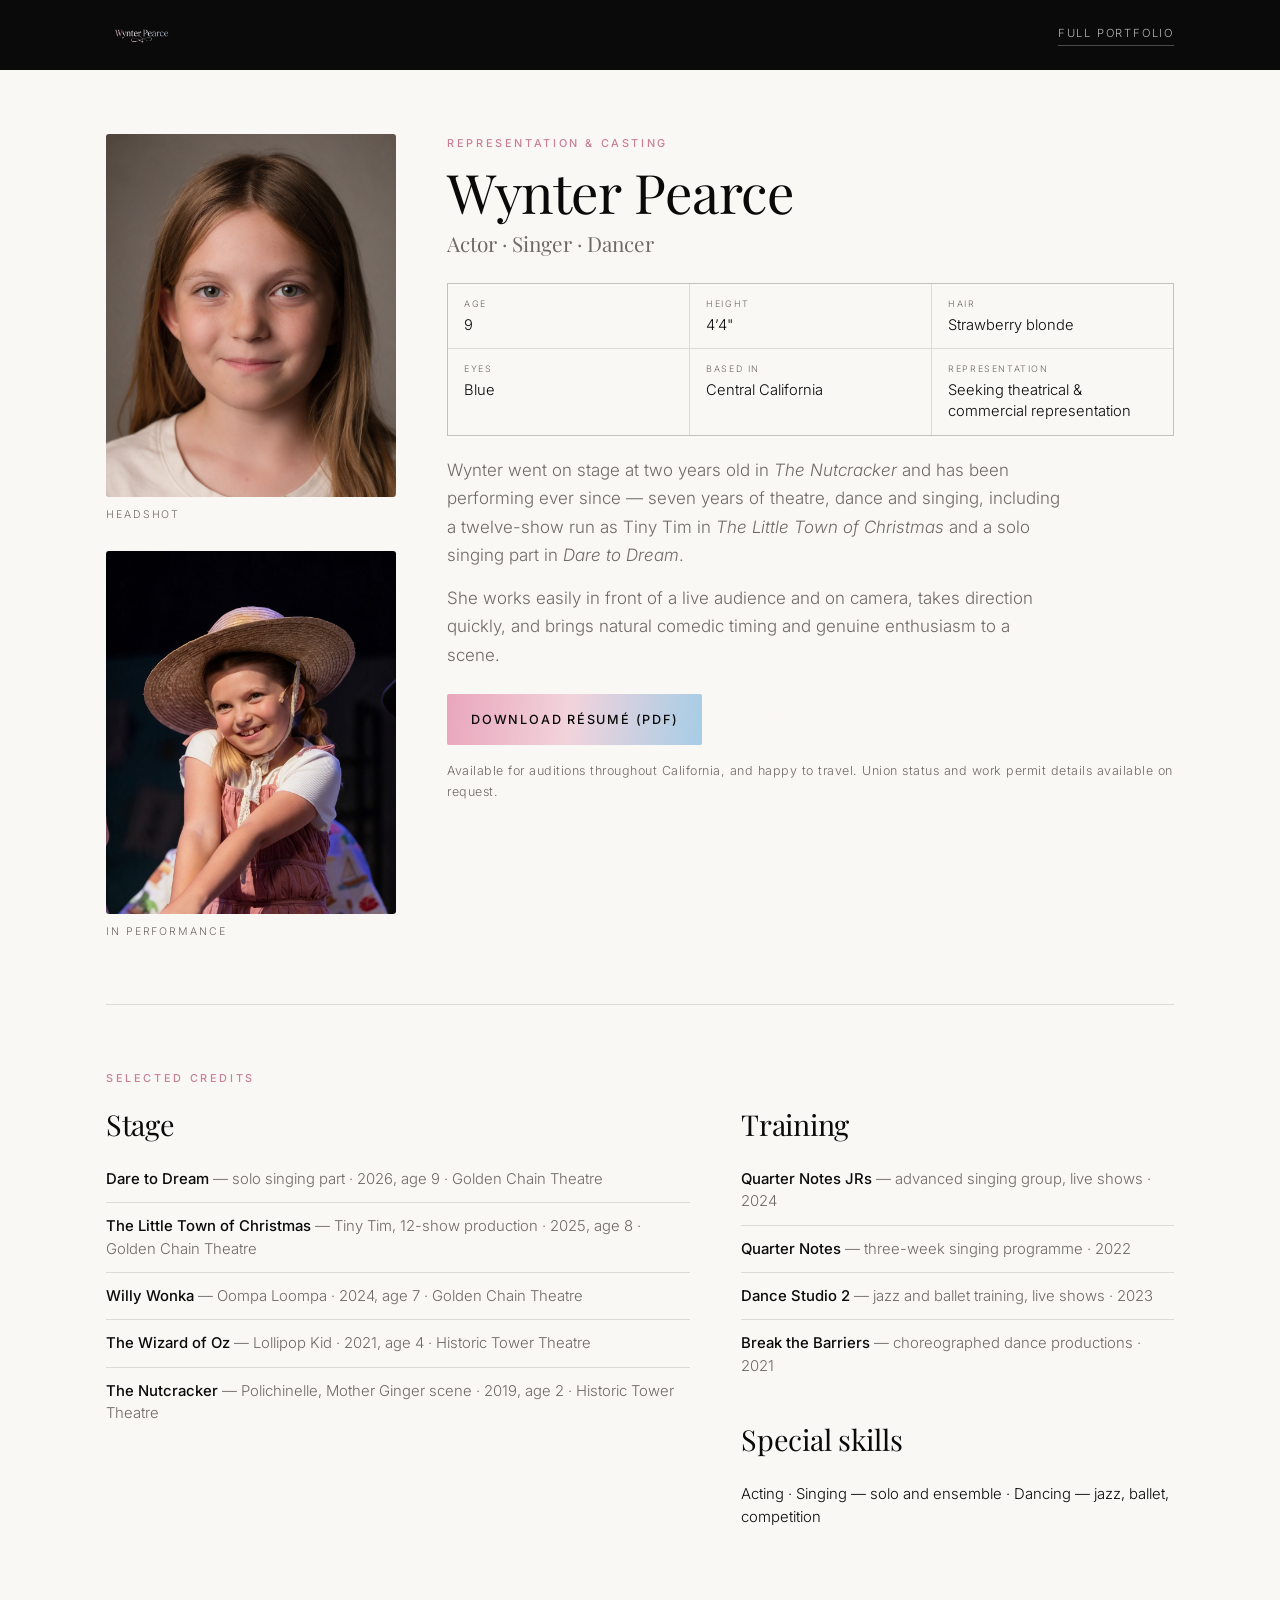
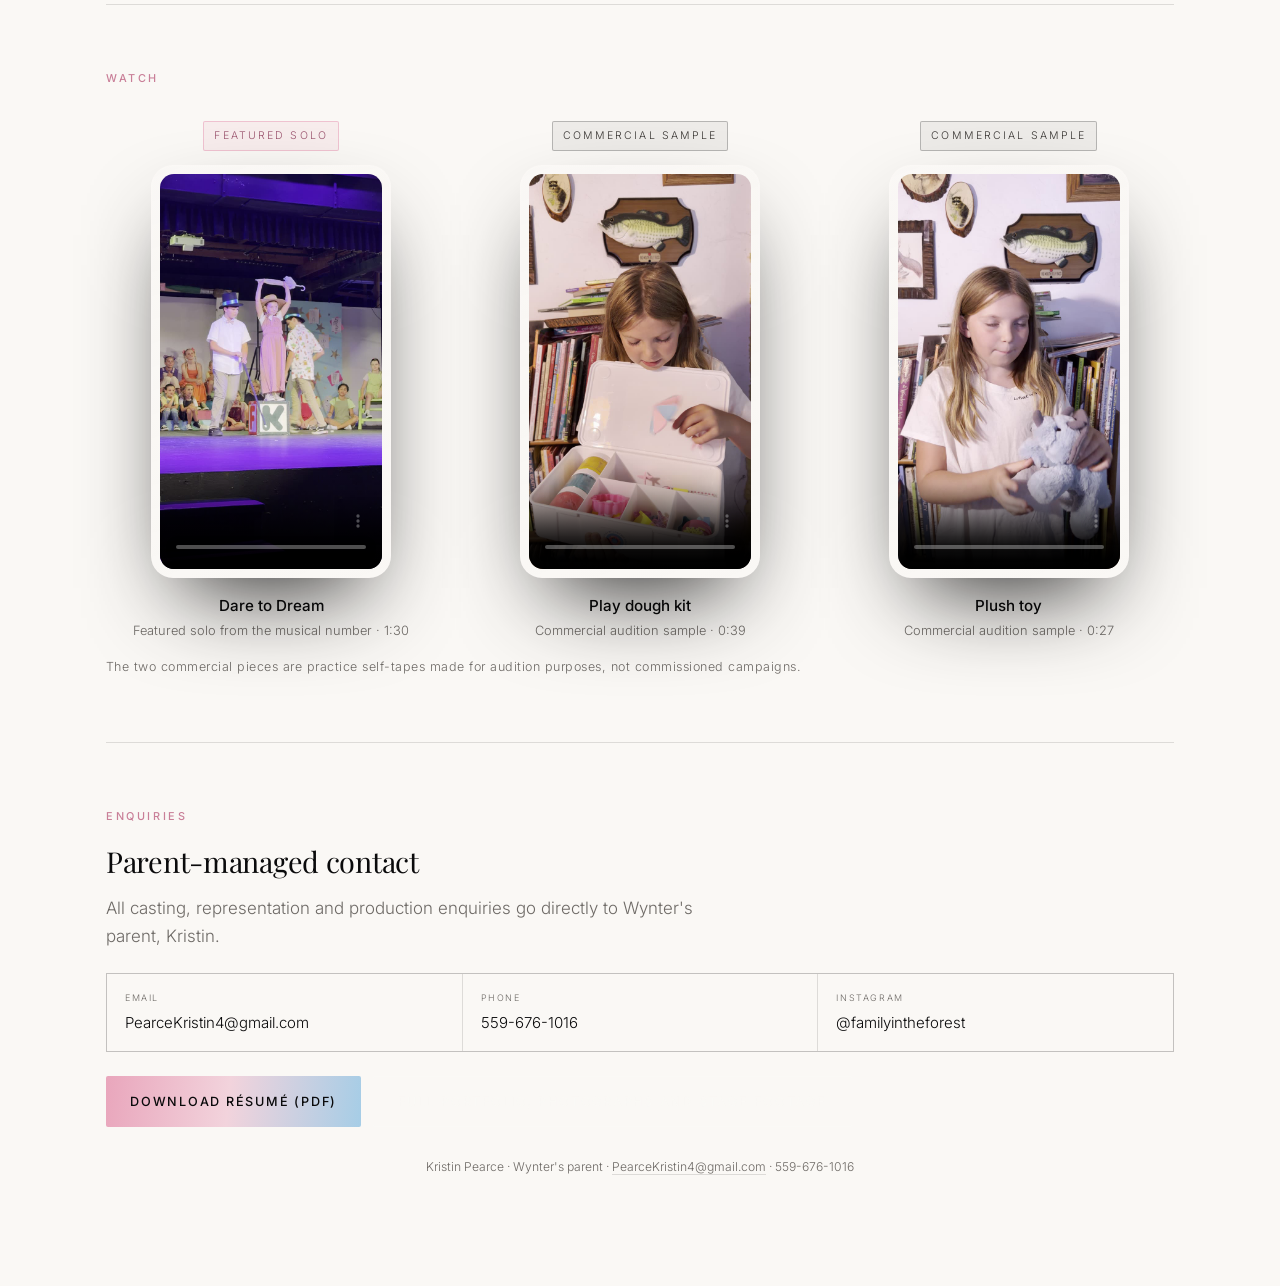
<file: representation/index.html>
<!DOCTYPE html>
<html lang="en">
<head>
<meta charset="utf-8">
<meta name="viewport" content="width=device-width, initial-scale=1">
<title>Wynter Pearce — Representation &amp; Casting | Actor, Singer, Dancer</title>
<meta name="description" content="Representation and casting information for Wynter Pearce, a nine-year-old actor, singer and dancer from Central California. Singing performance, commercial audition samples, selected credits and a downloadable résumé. Enquiries handled by her parent.">
<link rel="canonical" href="https://wynterpearce.com/representation">
<meta name="theme-color" content="#0A0A0B">
<script>document.documentElement.className += ' js';</script>
<meta name="robots" content="index, follow">

<meta property="og:type" content="profile">
<meta property="og:title" content="Wynter Pearce — Representation &amp; Casting">
<meta property="og:description" content="Child actor, singer and dancer in Central California. Singing performance, commercial audition samples and credits for agents and casting directors.">
<meta property="og:url" content="https://wynterpearce.com/representation">
<meta property="og:image" content="https://wynterpearce.com/assets/img/representation-og.jpg">
<meta property="og:image:width" content="1200">
<meta property="og:image:height" content="630">
<meta property="og:image:alt" content="Wynter Pearce, actor, singer and dancer">
<meta name="twitter:card" content="summary_large_image">
<meta name="twitter:title" content="Wynter Pearce — Representation &amp; Casting">
<meta name="twitter:description" content="Child actor, singer and dancer in Central California. Singing performance, commercial audition samples and credits.">
<meta name="twitter:image" content="https://wynterpearce.com/assets/img/representation-og.jpg">

<link rel="icon" href="../assets/img/favicon.png" type="image/png">
<link rel="apple-touch-icon" href="../assets/img/favicon-180.png">
<link rel="preconnect" href="https://fonts.googleapis.com">
<link rel="preconnect" href="https://fonts.gstatic.com" crossorigin>
<link href="https://fonts.googleapis.com/css2?family=Playfair+Display:ital,wght@0,400;0,500;1,400&family=Inter:wght@300;400;500&display=swap" rel="stylesheet">
<link rel="stylesheet" href="../assets/css/styles.css">
<style>
/* ---- representation page only: quiet, scannable, no distractions ---- */
.rep{background:var(--paper)}
.rep__bar{background:var(--ink)}
.rep__bar-in{
  width:100%; max-width:var(--maxw); margin:0 auto; padding:20px var(--gut);
  display:flex; align-items:center; gap:20px;
}
.rep__bar-in img{height:30px; width:auto}
.rep__back{
  margin-left:auto; font-size:.7rem; letter-spacing:.16em; text-transform:uppercase;
  color:rgba(250,248,245,.72); border-bottom:1px solid rgba(250,248,245,.28); padding-bottom:3px;
}
.rep__back:hover{color:#fff}
.rep__wrap{width:100%; max-width:var(--maxw); margin:0 auto; padding:0 var(--gut)}
.rep section{padding:clamp(38px,5vw,64px) 0; border-bottom:1px solid var(--hair)}
.rep section:last-of-type{border-bottom:none}
.rep__eyebrow{
  font-size:.68rem; letter-spacing:.24em; text-transform:uppercase; color:var(--rose-deep);
  font-weight:500; margin-bottom:12px;
}
.rep h1{font-size:clamp(2.2rem,5vw,3.4rem); line-height:1.02; margin-bottom:6px}
.rep__tag{font-family:var(--display); font-size:clamp(1.05rem,1.7vw,1.3rem); color:var(--grey); margin-bottom:20px}
.rep h2{font-size:clamp(1.3rem,2.4vw,1.8rem); margin-bottom:8px}
.rep__intro{display:grid; grid-template-columns:minmax(190px,290px) 1fr; gap:clamp(24px,4vw,60px); align-items:start}
.rep__shots{display:grid; gap:clamp(18px,2.6vw,28px)}
.rep__shot{margin:0}
.rep__shot img{width:100%; height:auto; display:block; border-radius:3px}
.rep__shot figcaption{
  margin-top:9px; font-size:.66rem; letter-spacing:.18em; text-transform:uppercase; color:var(--grey);
}
.rep__stats{display:grid; grid-template-columns:repeat(3,1fr); gap:1px; margin:22px 0 20px;
  background:var(--hair); border:1px solid var(--hair)}
.rep__stats > div{background:var(--paper); padding:12px 16px}
.rep__stats dt{font-size:.56rem; letter-spacing:.18em; text-transform:uppercase; color:var(--grey); margin-bottom:4px}
.rep__stats dd{margin:0; font-size:.92rem; line-height:1.45}
.rep__body{color:var(--grey); max-width:62ch}
.rep__body + .rep__body{margin-top:14px}
.rep__actions{display:flex; flex-wrap:wrap; gap:12px; margin-top:24px}
.rep__meta{margin-top:16px; font-size:.78rem; letter-spacing:.04em; color:var(--grey)}
.rep__cols{display:grid; grid-template-columns:1.35fr 1fr; gap:clamp(24px,4vw,60px)}
.rep__list{margin:0}
.rep__list li{padding:12px 0; border-bottom:1px solid var(--hair); font-size:.93rem; line-height:1.5}
.rep__list li:last-child{border-bottom:none}
.rep__list strong{font-weight:500}
.rep__list em{font-style:normal; color:var(--grey)}
/* three videos, one row, identical treatment */
.rep__videos{display:grid; grid-template-columns:repeat(3,1fr); gap:clamp(20px,3vw,40px); margin-top:clamp(22px,3vw,34px)}
.rep__videos figure{margin:0; display:flex; flex-direction:column; align-items:center; text-align:center}
.rep__videos .tag{margin-bottom:14px}
.rep__videos .frame--tight{width:min(240px,100%); margin:0}
.rep__videos .frame--tight .frame__video{aspect-ratio:9/16}
.rep__videos .frame__video{background:#0A0A0B}
.rep__videos figcaption{margin-top:16px; font-size:.8rem; color:var(--grey); line-height:1.55}
.rep__videos figcaption strong{display:block; font-weight:500; color:var(--ink); font-size:.95rem; margin-bottom:4px}
.rep__contact{
  display:grid; grid-template-columns:repeat(3,1fr); gap:1px; background:var(--hair);
  border:1px solid var(--hair); margin-top:22px;
}
.rep__contact > a{background:var(--paper); padding:16px 18px; display:block}
.rep__contact dt{font-size:.56rem; letter-spacing:.18em; text-transform:uppercase; color:var(--grey); margin-bottom:5px}
.rep__contact dd{display:block; font-size:.94rem; color:var(--ink); margin:0}
.rep__contact a:hover dd{color:var(--rose-deep)}
.rep__foot{padding:30px 0 44px; font-size:.76rem; color:var(--grey); text-align:center}
.rep__foot a{border-bottom:1px solid var(--hair)}
@media (max-width:820px){
  .rep__intro, .rep__cols{grid-template-columns:1fr; gap:26px}
  .rep__stats{grid-template-columns:repeat(2,1fr)}
  .rep__videos{grid-template-columns:1fr; gap:clamp(30px,7vw,44px)}
  .rep__videos .frame--tight{width:min(290px,86%)}
  .rep__contact{grid-template-columns:1fr}
}
</style>
</head>
<body class="rep">

<header class="rep__bar">
  <div class="rep__bar-in">
    <a href="../index.html" aria-label="Wynter Pearce — full portfolio">
      <img src="../assets/img/logo-transparent.png" alt="Wynter Pearce" width="900" height="381">
    </a>
    <a class="rep__back" href="../index.html">Full portfolio</a>
  </div>
</header>

<main class="rep__wrap">

  <!-- ---- who she is, at a glance ---- -->
  <section>
    <div class="rep__intro">
      <div class="rep__shots">
        <figure class="rep__shot">
          <img src="../assets/img/headshot-studio.jpg" alt="Wynter Pearce — headshot" width="1000" height="1250">
          <figcaption>Headshot</figcaption>
        </figure>
        <figure class="rep__shot">
          <img src="../assets/img/rep-second-shot.jpg" alt="Wynter Pearce on stage in costume" width="1000" height="1250">
          <figcaption>In performance</figcaption>
        </figure>
      </div>

      <div>
        <p class="rep__eyebrow">Representation &amp; casting</p>
        <h1>Wynter Pearce</h1>
        <p class="rep__tag">Actor &middot; Singer &middot; Dancer</p>

        <dl class="rep__stats">
          <div><dt>Age</dt><dd>9</dd></div>
          <div><dt>Height</dt><dd>4&rsquo;4&quot;</dd></div>
          <div><dt>Hair</dt><dd>Strawberry blonde</dd></div>
          <div><dt>Eyes</dt><dd>Blue</dd></div>
          <div><dt>Based in</dt><dd>Central California</dd></div>
          <div><dt>Representation</dt><dd>Seeking theatrical &amp; commercial representation</dd></div>
        </dl>

        <p class="rep__body">Wynter went on stage at two years old in <em>The Nutcracker</em> and has been performing ever since &mdash; seven years of theatre, dance and singing, including a twelve-show run as Tiny Tim in <em>The Little Town of Christmas</em> and a solo singing part in <em>Dare to Dream</em>.</p>
        <p class="rep__body">She works easily in front of a live audience and on camera, takes direction quickly, and brings natural comedic timing and genuine enthusiasm to a scene.</p>

        <div class="rep__actions">
          <a class="btn btn--primary" href="../assets/wynter-pearce-resume.pdf" download>Download résumé (PDF)</a>
          <a class="btn btn--ghost" href="#contact">Contact</a>
        </div>
        <p class="rep__meta">Available for auditions throughout California, and happy to travel. Union status and work permit details available on request.</p>
      </div>
    </div>
  </section>

  <!-- ---- credits ---- -->
  <section>
    <p class="rep__eyebrow">Selected credits</p>
    <div class="rep__cols">
      <div>
        <h2>Stage</h2>
        <ul class="rep__list">
          <li><strong>Dare to Dream</strong> <em>&mdash; solo singing part &middot; 2026, age 9 &middot; Golden Chain Theatre</em></li>
          <li><strong>The Little Town of Christmas</strong> <em>&mdash; Tiny Tim, 12-show production &middot; 2025, age 8 &middot; Golden Chain Theatre</em></li>
          <li><strong>Willy Wonka</strong> <em>&mdash; Oompa Loompa &middot; 2024, age 7 &middot; Golden Chain Theatre</em></li>
          <li><strong>The Wizard of Oz</strong> <em>&mdash; Lollipop Kid &middot; 2021, age 4 &middot; Historic Tower Theatre</em></li>
          <li><strong>The Nutcracker</strong> <em>&mdash; Polichinelle, Mother Ginger scene &middot; 2019, age 2 &middot; Historic Tower Theatre</em></li>
        </ul>
      </div>
      <div>
        <h2>Training</h2>
        <ul class="rep__list">
          <li><strong>Quarter Notes JRs</strong> <em>&mdash; advanced singing group, live shows &middot; 2024</em></li>
          <li><strong>Quarter Notes</strong> <em>&mdash; three-week singing programme &middot; 2022</em></li>
          <li><strong>Dance Studio 2</strong> <em>&mdash; jazz and ballet training, live shows &middot; 2023</em></li>
          <li><strong>Break the Barriers</strong> <em>&mdash; choreographed dance productions &middot; 2021</em></li>
        </ul>
        <h2 style="margin-top:26px">Special skills</h2>
        <ul class="rep__list">
          <li>Acting &middot; Singing &mdash; solo and ensemble &middot; Dancing &mdash; jazz, ballet, competition</li>
        </ul>
      </div>
    </div>
  </section>

  <!-- ---- performance and audition samples ---- -->
  <section>
    <p class="rep__eyebrow">Watch</p>

    <div class="rep__videos">
      <figure>
        <span class="tag tag--singing">Featured solo</span>
        <div class="frame frame--tight">
          <video class="frame__video" controls playsinline preload="metadata"
                 poster="../assets/img/poster-dare-to-dream.jpg"
                 aria-label="Wynter Pearce singing a featured solo from the musical number Dare to Dream">
            <source src="../assets/video/dare-to-dream-solo.mp4" type="video/mp4">
          </video>
        </div>
        <figcaption>
          <strong>Dare to Dream</strong>
          Featured solo from the musical number &middot; 1:30
        </figcaption>
      </figure>

      <figure>
        <span class="tag tag--comm">Commercial sample</span>
        <div class="frame frame--tight">
          <video class="frame__video" controls playsinline preload="metadata"
                 poster="../assets/img/poster-youngwild.jpg"
                 aria-label="Commercial audition sample: play dough kit">
            <source src="../assets/video/commercial-youngwild.mp4" type="video/mp4">
          </video>
        </div>
        <figcaption>
          <strong>Play dough kit</strong>
          Commercial audition sample &middot; 0:39
        </figcaption>
      </figure>

      <figure>
        <span class="tag tag--comm">Commercial sample</span>
        <div class="frame frame--tight">
          <video class="frame__video" controls playsinline preload="metadata"
                 poster="../assets/img/poster-aurora.jpg"
                 aria-label="Commercial audition sample: plush toy">
            <source src="../assets/video/commercial-aurora.mp4" type="video/mp4">
          </video>
        </div>
        <figcaption>
          <strong>Plush toy</strong>
          Commercial audition sample &middot; 0:27
        </figcaption>
      </figure>
    </div>

    <p class="rep__meta">The two commercial pieces are practice self-tapes made for audition purposes, not commissioned campaigns.</p>
  </section>

  <!-- ---- contact ---- -->
  <section id="contact">
    <p class="rep__eyebrow">Enquiries</p>
    <h2>Parent-managed contact</h2>
    <p class="rep__body">All casting, representation and production enquiries go directly to Wynter's parent, Kristin.</p>

    <dl class="rep__contact">
      <a href="mailto:PearceKristin4@gmail.com"><dt>Email</dt><dd>PearceKristin4@gmail.com</dd></a>
      <a href="tel:+15596761016"><dt>Phone</dt><dd>559-676-1016</dd></a>
      <a href="https://www.instagram.com/familyintheforest" target="_blank" rel="noopener me"><dt>Instagram</dt><dd>@familyintheforest</dd></a>
    </dl>

    <div class="rep__actions">
      <a class="btn btn--primary" href="../assets/wynter-pearce-resume.pdf" download>Download résumé (PDF)</a>
      <a class="btn btn--ghost" href="../index.html">Full portfolio, photographs and stage footage</a>
    </div>

    <p class="rep__foot">
      Kristin Pearce &middot; Wynter's parent &middot; <a href="mailto:PearceKristin4@gmail.com">PearceKristin4@gmail.com</a> &middot; 559-676-1016
    </p>
  </section>

</main>

<script type="application/ld+json">
{
  "@context": "https://schema.org",
  "@type": "Person",
  "name": "Wynter Pearce",
  "jobTitle": "Actor",
  "url": "https://wynterpearce.com/representation",
  "description": "Nine-year-old actor, singer and dancer in Central California, working in theatre and commercial performance.",
  "address": { "@type": "PostalAddress", "addressRegion": "California" }
}
</script>
</body>
</html>
</file>
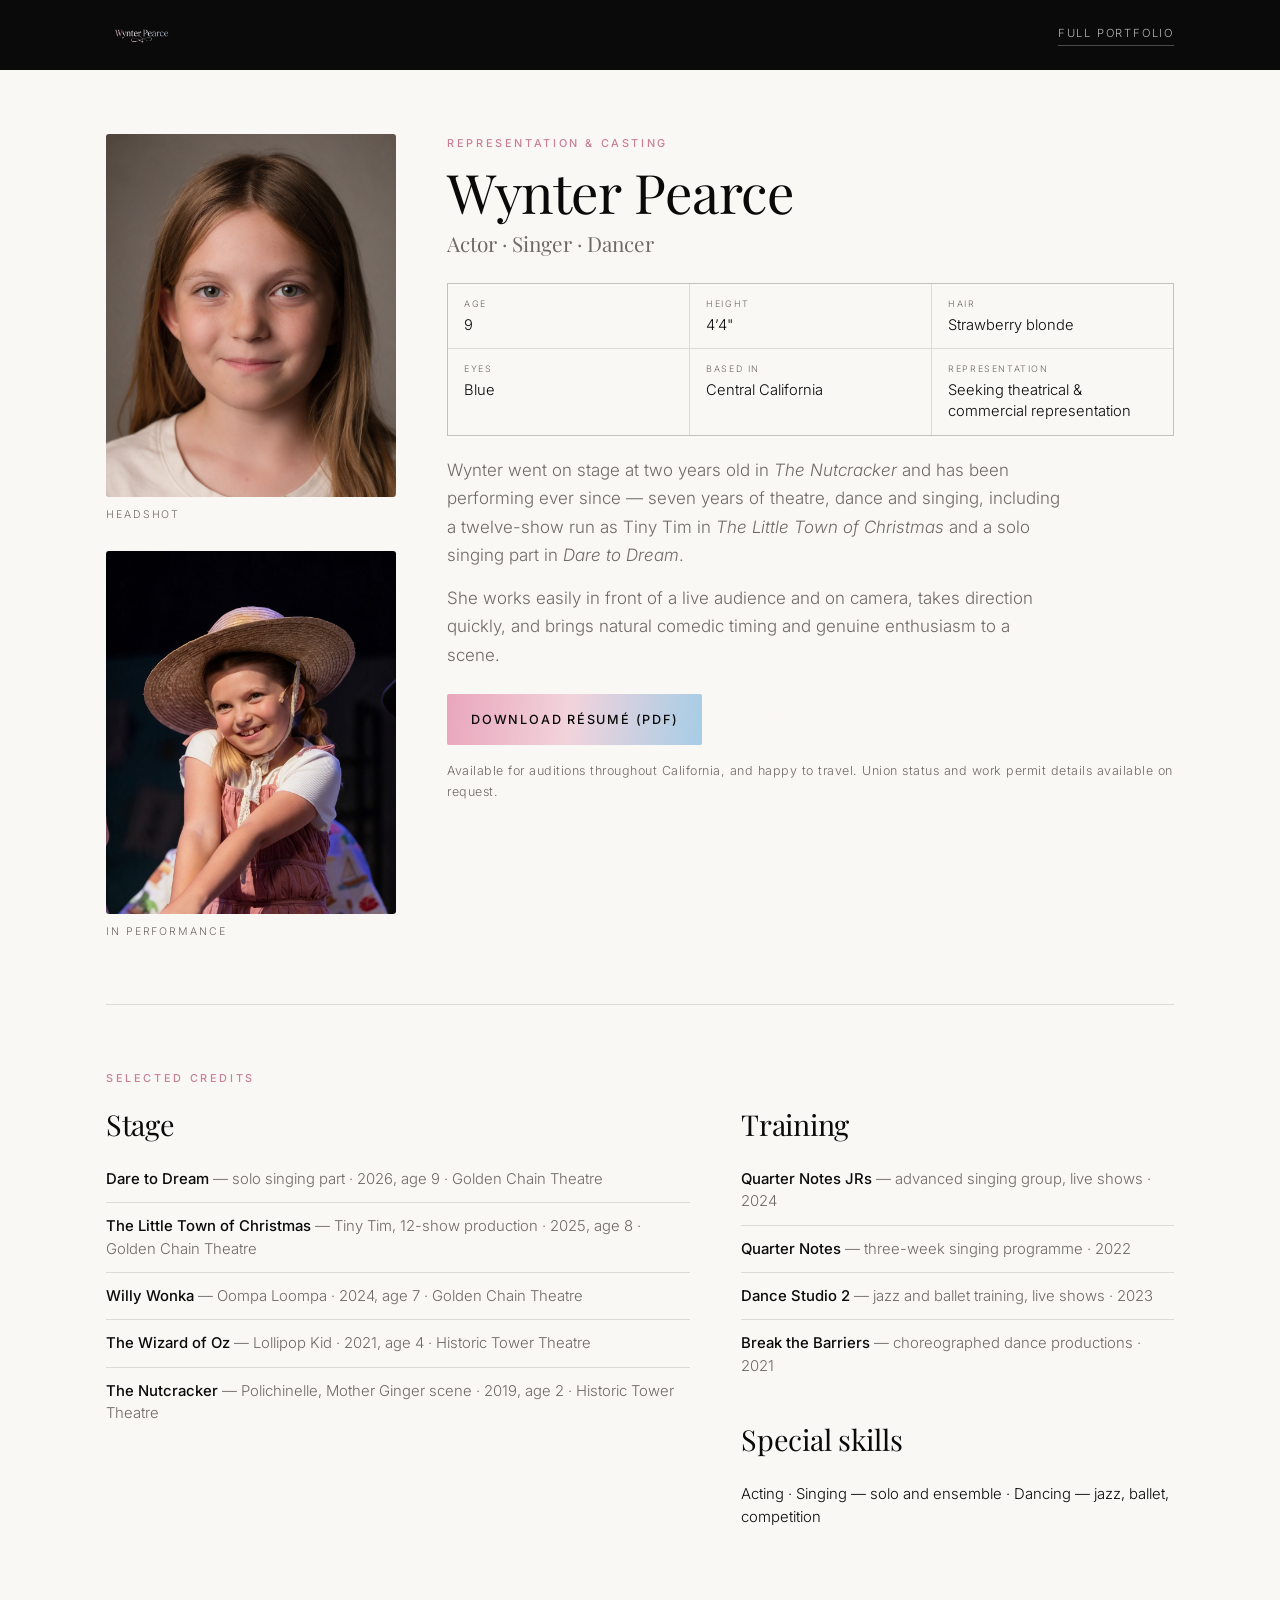
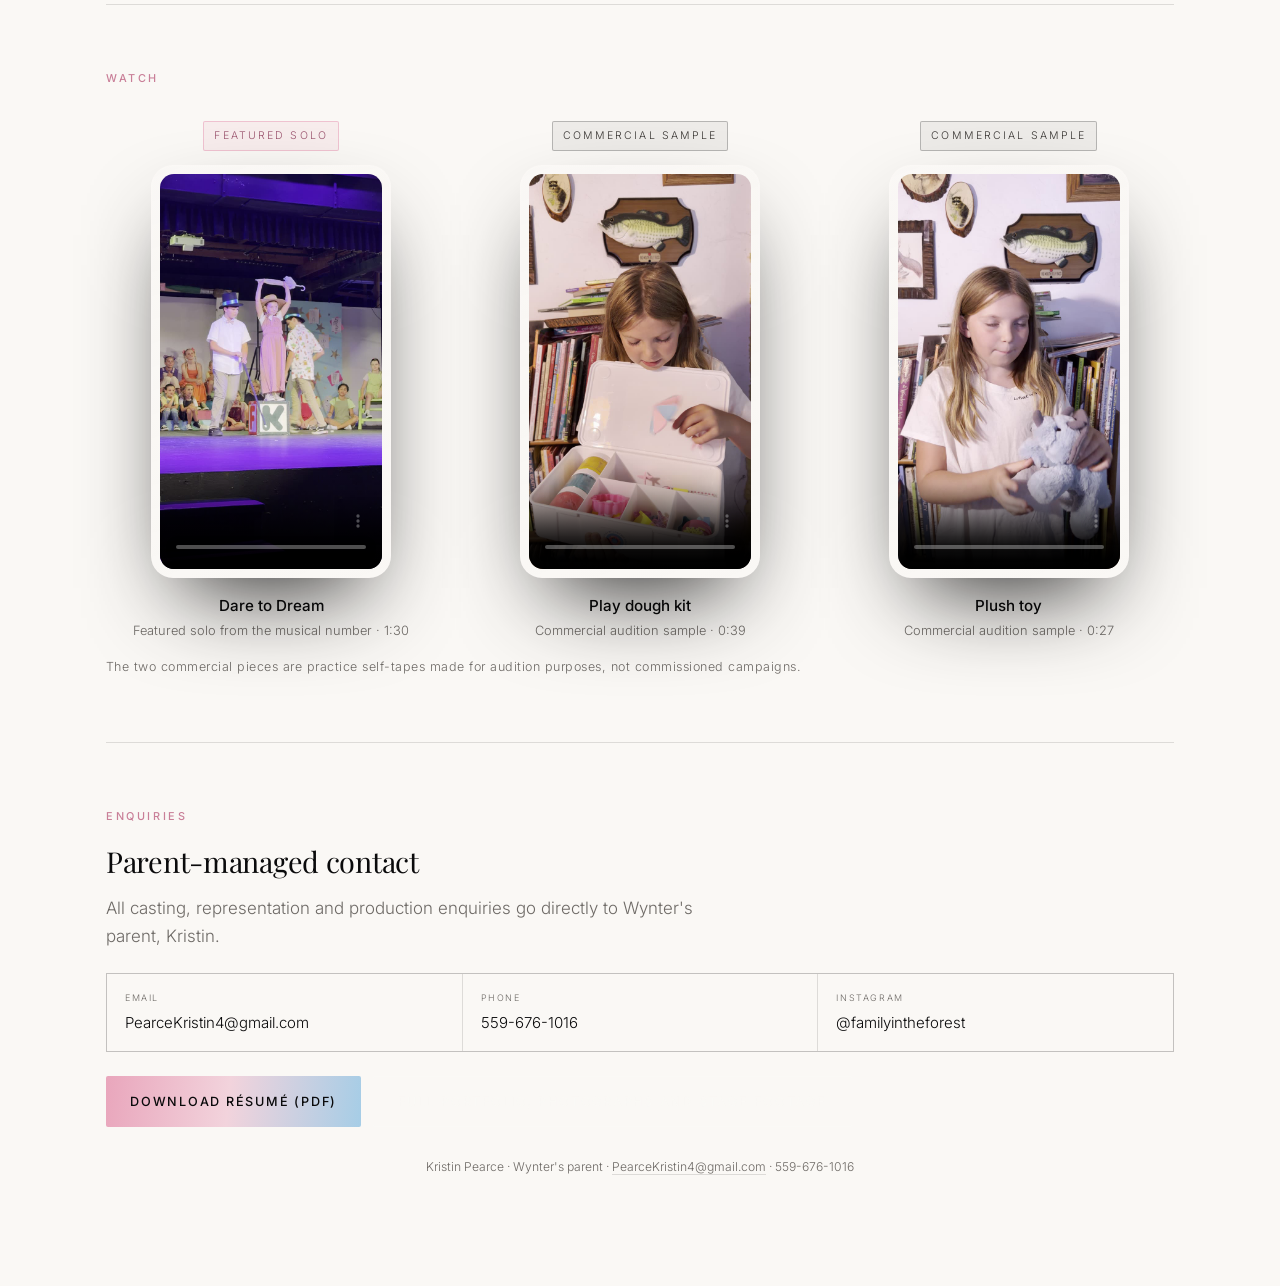
<file: representation.html>
<!DOCTYPE html>
<html lang="en">
<head>
<meta charset="utf-8">
<meta name="viewport" content="width=device-width, initial-scale=1">
<title>Wynter Pearce — Representation &amp; Casting | Actor, Singer, Dancer</title>
<meta name="description" content="Representation and casting information for Wynter Pearce, a nine-year-old actor, singer and dancer from Central California. Singing performance, commercial audition samples, selected credits and a downloadable résumé. Enquiries handled by her parent.">
<link rel="canonical" href="https://wynterpearce.com/representation">
<meta name="theme-color" content="#0A0A0B">
<script>document.documentElement.className += ' js';</script>
<meta name="robots" content="index, follow">

<meta property="og:type" content="profile">
<meta property="og:title" content="Wynter Pearce — Representation &amp; Casting">
<meta property="og:description" content="Child actor, singer and dancer in Central California. Singing performance, commercial audition samples and credits for agents and casting directors.">
<meta property="og:url" content="https://wynterpearce.com/representation">
<meta property="og:image" content="https://wynterpearce.com/assets/img/representation-og.jpg">
<meta property="og:image:width" content="1200">
<meta property="og:image:height" content="630">
<meta property="og:image:alt" content="Wynter Pearce, actor, singer and dancer">
<meta name="twitter:card" content="summary_large_image">
<meta name="twitter:title" content="Wynter Pearce — Representation &amp; Casting">
<meta name="twitter:description" content="Child actor, singer and dancer in Central California. Singing performance, commercial audition samples and credits.">
<meta name="twitter:image" content="https://wynterpearce.com/assets/img/representation-og.jpg">

<link rel="icon" href="assets/img/favicon.png" type="image/png">
<link rel="apple-touch-icon" href="assets/img/favicon-180.png">
<link rel="preconnect" href="https://fonts.googleapis.com">
<link rel="preconnect" href="https://fonts.gstatic.com" crossorigin>
<link href="https://fonts.googleapis.com/css2?family=Playfair+Display:ital,wght@0,400;0,500;1,400&family=Inter:wght@300;400;500&display=swap" rel="stylesheet">
<link rel="stylesheet" href="assets/css/styles.css">
<style>
/* ---- representation page only: quiet, scannable, no distractions ---- */
.rep{background:var(--paper)}
.rep__bar{background:var(--ink)}
.rep__bar-in{
  width:100%; max-width:var(--maxw); margin:0 auto; padding:20px var(--gut);
  display:flex; align-items:center; gap:20px;
}
.rep__bar-in img{height:30px; width:auto}
.rep__back{
  margin-left:auto; font-size:.7rem; letter-spacing:.16em; text-transform:uppercase;
  color:rgba(250,248,245,.72); border-bottom:1px solid rgba(250,248,245,.28); padding-bottom:3px;
}
.rep__back:hover{color:#fff}
.rep__wrap{width:100%; max-width:var(--maxw); margin:0 auto; padding:0 var(--gut)}
.rep section{padding:clamp(38px,5vw,64px) 0; border-bottom:1px solid var(--hair)}
.rep section:last-of-type{border-bottom:none}
.rep__eyebrow{
  font-size:.68rem; letter-spacing:.24em; text-transform:uppercase; color:var(--rose-deep);
  font-weight:500; margin-bottom:12px;
}
.rep h1{font-size:clamp(2.2rem,5vw,3.4rem); line-height:1.02; margin-bottom:6px}
.rep__tag{font-family:var(--display); font-size:clamp(1.05rem,1.7vw,1.3rem); color:var(--grey); margin-bottom:20px}
.rep h2{font-size:clamp(1.3rem,2.4vw,1.8rem); margin-bottom:8px}
.rep__intro{display:grid; grid-template-columns:minmax(190px,290px) 1fr; gap:clamp(24px,4vw,60px); align-items:start}
.rep__shots{display:grid; gap:clamp(18px,2.6vw,28px)}
.rep__shot{margin:0}
.rep__shot img{width:100%; height:auto; display:block; border-radius:3px}
.rep__shot figcaption{
  margin-top:9px; font-size:.66rem; letter-spacing:.18em; text-transform:uppercase; color:var(--grey);
}
.rep__stats{display:grid; grid-template-columns:repeat(3,1fr); gap:1px; margin:22px 0 20px;
  background:var(--hair); border:1px solid var(--hair)}
.rep__stats > div{background:var(--paper); padding:12px 16px}
.rep__stats dt{font-size:.56rem; letter-spacing:.18em; text-transform:uppercase; color:var(--grey); margin-bottom:4px}
.rep__stats dd{margin:0; font-size:.92rem; line-height:1.45}
.rep__body{color:var(--grey); max-width:62ch}
.rep__body + .rep__body{margin-top:14px}
.rep__actions{display:flex; flex-wrap:wrap; gap:12px; margin-top:24px}
.rep__meta{margin-top:16px; font-size:.78rem; letter-spacing:.04em; color:var(--grey)}
.rep__cols{display:grid; grid-template-columns:1.35fr 1fr; gap:clamp(24px,4vw,60px)}
.rep__list{margin:0}
.rep__list li{padding:12px 0; border-bottom:1px solid var(--hair); font-size:.93rem; line-height:1.5}
.rep__list li:last-child{border-bottom:none}
.rep__list strong{font-weight:500}
.rep__list em{font-style:normal; color:var(--grey)}
/* three videos, one row, identical treatment */
.rep__videos{display:grid; grid-template-columns:repeat(3,1fr); gap:clamp(20px,3vw,40px); margin-top:clamp(22px,3vw,34px)}
.rep__videos figure{margin:0; display:flex; flex-direction:column; align-items:center; text-align:center}
.rep__videos .tag{margin-bottom:14px}
.rep__videos .frame--tight{width:min(240px,100%); margin:0}
.rep__videos .frame--tight .frame__video{aspect-ratio:9/16}
.rep__videos .frame__video{background:#0A0A0B}
.rep__videos figcaption{margin-top:16px; font-size:.8rem; color:var(--grey); line-height:1.55}
.rep__videos figcaption strong{display:block; font-weight:500; color:var(--ink); font-size:.95rem; margin-bottom:4px}
.rep__contact{
  display:grid; grid-template-columns:repeat(3,1fr); gap:1px; background:var(--hair);
  border:1px solid var(--hair); margin-top:22px;
}
.rep__contact > a{background:var(--paper); padding:16px 18px; display:block}
.rep__contact dt{font-size:.56rem; letter-spacing:.18em; text-transform:uppercase; color:var(--grey); margin-bottom:5px}
.rep__contact dd{display:block; font-size:.94rem; color:var(--ink); margin:0}
.rep__contact a:hover dd{color:var(--rose-deep)}
.rep__foot{padding:30px 0 44px; font-size:.76rem; color:var(--grey); text-align:center}
.rep__foot a{border-bottom:1px solid var(--hair)}
@media (max-width:820px){
  .rep__intro, .rep__cols{grid-template-columns:1fr; gap:26px}
  .rep__stats{grid-template-columns:repeat(2,1fr)}
  .rep__videos{grid-template-columns:1fr; gap:clamp(30px,7vw,44px)}
  .rep__videos .frame--tight{width:min(290px,86%)}
  .rep__contact{grid-template-columns:1fr}
}
</style>
</head>
<body class="rep">

<header class="rep__bar">
  <div class="rep__bar-in">
    <a href="index.html" aria-label="Wynter Pearce — full portfolio">
      <img src="assets/img/logo-transparent.png" alt="Wynter Pearce" width="900" height="381">
    </a>
    <a class="rep__back" href="index.html">Full portfolio</a>
  </div>
</header>

<main class="rep__wrap">

  <!-- ---- who she is, at a glance ---- -->
  <section>
    <div class="rep__intro">
      <div class="rep__shots">
        <figure class="rep__shot">
          <img src="assets/img/headshot-studio.jpg" alt="Wynter Pearce — headshot" width="1000" height="1250">
          <figcaption>Headshot</figcaption>
        </figure>
        <figure class="rep__shot">
          <img src="assets/img/rep-second-shot.jpg" alt="Wynter Pearce on stage in costume" width="1000" height="1250">
          <figcaption>In performance</figcaption>
        </figure>
      </div>

      <div>
        <p class="rep__eyebrow">Representation &amp; casting</p>
        <h1>Wynter Pearce</h1>
        <p class="rep__tag">Actor &middot; Singer &middot; Dancer</p>

        <dl class="rep__stats">
          <div><dt>Age</dt><dd>9</dd></div>
          <div><dt>Height</dt><dd>4&rsquo;4&quot;</dd></div>
          <div><dt>Hair</dt><dd>Strawberry blonde</dd></div>
          <div><dt>Eyes</dt><dd>Blue</dd></div>
          <div><dt>Based in</dt><dd>Central California</dd></div>
          <div><dt>Representation</dt><dd>Seeking theatrical &amp; commercial representation</dd></div>
        </dl>

        <p class="rep__body">Wynter went on stage at two years old in <em>The Nutcracker</em> and has been performing ever since &mdash; seven years of theatre, dance and singing, including a twelve-show run as Tiny Tim in <em>The Little Town of Christmas</em> and a solo singing part in <em>Dare to Dream</em>.</p>
        <p class="rep__body">She works easily in front of a live audience and on camera, takes direction quickly, and brings natural comedic timing and genuine enthusiasm to a scene.</p>

        <div class="rep__actions">
          <a class="btn btn--primary" href="assets/wynter-pearce-resume.pdf" download>Download résumé (PDF)</a>
          <a class="btn btn--ghost" href="#contact">Contact</a>
        </div>
        <p class="rep__meta">Available for auditions throughout California, and happy to travel. Union status and work permit details available on request.</p>
      </div>
    </div>
  </section>

  <!-- ---- credits ---- -->
  <section>
    <p class="rep__eyebrow">Selected credits</p>
    <div class="rep__cols">
      <div>
        <h2>Stage</h2>
        <ul class="rep__list">
          <li><strong>Dare to Dream</strong> <em>&mdash; solo singing part &middot; 2026, age 9 &middot; Golden Chain Theatre</em></li>
          <li><strong>The Little Town of Christmas</strong> <em>&mdash; Tiny Tim, 12-show production &middot; 2025, age 8 &middot; Golden Chain Theatre</em></li>
          <li><strong>Willy Wonka</strong> <em>&mdash; Oompa Loompa &middot; 2024, age 7 &middot; Golden Chain Theatre</em></li>
          <li><strong>The Wizard of Oz</strong> <em>&mdash; Lollipop Kid &middot; 2021, age 4 &middot; Historic Tower Theatre</em></li>
          <li><strong>The Nutcracker</strong> <em>&mdash; Polichinelle, Mother Ginger scene &middot; 2019, age 2 &middot; Historic Tower Theatre</em></li>
        </ul>
      </div>
      <div>
        <h2>Training</h2>
        <ul class="rep__list">
          <li><strong>Quarter Notes JRs</strong> <em>&mdash; advanced singing group, live shows &middot; 2024</em></li>
          <li><strong>Quarter Notes</strong> <em>&mdash; three-week singing programme &middot; 2022</em></li>
          <li><strong>Dance Studio 2</strong> <em>&mdash; jazz and ballet training, live shows &middot; 2023</em></li>
          <li><strong>Break the Barriers</strong> <em>&mdash; choreographed dance productions &middot; 2021</em></li>
        </ul>
        <h2 style="margin-top:26px">Special skills</h2>
        <ul class="rep__list">
          <li>Acting &middot; Singing &mdash; solo and ensemble &middot; Dancing &mdash; jazz, ballet, competition</li>
        </ul>
      </div>
    </div>
  </section>

  <!-- ---- performance and audition samples ---- -->
  <section>
    <p class="rep__eyebrow">Watch</p>

    <div class="rep__videos">
      <figure>
        <span class="tag tag--singing">Featured solo</span>
        <div class="frame frame--tight">
          <video class="frame__video" controls playsinline preload="metadata"
                 poster="assets/img/poster-dare-to-dream.jpg"
                 aria-label="Wynter Pearce singing a featured solo from the musical number Dare to Dream">
            <source src="assets/video/dare-to-dream-solo.mp4" type="video/mp4">
          </video>
        </div>
        <figcaption>
          <strong>Dare to Dream</strong>
          Featured solo from the musical number &middot; 1:30
        </figcaption>
      </figure>

      <figure>
        <span class="tag tag--comm">Commercial sample</span>
        <div class="frame frame--tight">
          <video class="frame__video" controls playsinline preload="metadata"
                 poster="assets/img/poster-youngwild.jpg"
                 aria-label="Commercial audition sample: play dough kit">
            <source src="assets/video/commercial-youngwild.mp4" type="video/mp4">
          </video>
        </div>
        <figcaption>
          <strong>Play dough kit</strong>
          Commercial audition sample &middot; 0:39
        </figcaption>
      </figure>

      <figure>
        <span class="tag tag--comm">Commercial sample</span>
        <div class="frame frame--tight">
          <video class="frame__video" controls playsinline preload="metadata"
                 poster="assets/img/poster-aurora.jpg"
                 aria-label="Commercial audition sample: plush toy">
            <source src="assets/video/commercial-aurora.mp4" type="video/mp4">
          </video>
        </div>
        <figcaption>
          <strong>Plush toy</strong>
          Commercial audition sample &middot; 0:27
        </figcaption>
      </figure>
    </div>

    <p class="rep__meta">The two commercial pieces are practice self-tapes made for audition purposes, not commissioned campaigns.</p>
  </section>

  <!-- ---- contact ---- -->
  <section id="contact">
    <p class="rep__eyebrow">Enquiries</p>
    <h2>Parent-managed contact</h2>
    <p class="rep__body">All casting, representation and production enquiries go directly to Wynter's parent, Kristin.</p>

    <dl class="rep__contact">
      <a href="mailto:PearceKristin4@gmail.com"><dt>Email</dt><dd>PearceKristin4@gmail.com</dd></a>
      <a href="tel:+15596761016"><dt>Phone</dt><dd>559-676-1016</dd></a>
      <a href="https://www.instagram.com/familyintheforest" target="_blank" rel="noopener me"><dt>Instagram</dt><dd>@familyintheforest</dd></a>
    </dl>

    <div class="rep__actions">
      <a class="btn btn--primary" href="assets/wynter-pearce-resume.pdf" download>Download résumé (PDF)</a>
      <a class="btn btn--ghost" href="index.html">Full portfolio, photographs and stage footage</a>
    </div>

    <p class="rep__foot">
      Kristin Pearce &middot; Wynter's parent &middot; <a href="mailto:PearceKristin4@gmail.com">PearceKristin4@gmail.com</a> &middot; 559-676-1016
    </p>
  </section>

</main>

<script type="application/ld+json">
{
  "@context": "https://schema.org",
  "@type": "Person",
  "name": "Wynter Pearce",
  "jobTitle": "Actor",
  "url": "https://wynterpearce.com/representation",
  "description": "Nine-year-old actor, singer and dancer in Central California, working in theatre and commercial performance.",
  "address": { "@type": "PostalAddress", "addressRegion": "California" }
}
</script>
</body>
</html>
</file>
<file: assets/css/styles.css>
/* ============================================================
   Wynter Pearce — acting portfolio
   Design system + layout. No frameworks, no build step.
   ============================================================ */

:root{
  --ink:#0A0A0B;
  --ink-2:#131315;
  --ink-3:#1C1C1F;
  --paper:#FAF8F5;
  --paper-2:#F3EFE8;
  --rose:#E9A6BC;
  --rose-deep:#C97F98;
  --ice:#A6CDE6;
  --ice-deep:#7FA9C4;
  --grey:#6E6A66;
  --grey-2:#9A9490;
  --hair:rgba(10,10,11,.12);
  --hair-dark:rgba(250,248,245,.16);

  --display:"Playfair Display", "Iowan Old Style", "Palatino Linotype", Palatino, Georgia, serif;
  --text:"Inter", -apple-system, BlinkMacSystemFont, "Segoe UI", Roboto, Helvetica, Arial, sans-serif;

  --maxw:1180px;
  --gut:clamp(20px, 5vw, 56px);
  --sect:clamp(76px, 11vw, 168px);
  --bar:86px;
}

*,*::before,*::after{box-sizing:border-box}
html{-webkit-text-size-adjust:100%; scroll-behavior:smooth}
body{
  margin:0; background:var(--paper); color:var(--ink);
  font-family:var(--text); font-weight:300; font-size:17px; line-height:1.68;
  font-feature-settings:"kern" 1,"liga" 1; -webkit-font-smoothing:antialiased;
  overflow-x:hidden;
}
img,video{max-width:100%; display:block}
a{color:inherit; text-decoration:none}
h1,h2,h3,h4{margin:0; font-weight:400; font-family:var(--display); letter-spacing:-.01em}
p{margin:0}
ul{margin:0; padding:0; list-style:none}
::selection{background:var(--rose); color:var(--ink)}

.wrap{width:100%; max-width:var(--maxw); margin:0 auto; padding:0 var(--gut)}
.wrap--narrow{max-width:820px}
.display{font-family:var(--display)}
.dim{color:var(--grey); font-size:.86rem; letter-spacing:.01em}
.dot{opacity:.42; padding:0 .18em}
.skip{position:absolute; left:-9999px; top:0}
.skip:focus{left:14px; top:14px; z-index:99; background:var(--ink); color:#fff; padding:10px 16px; border-radius:2px}

/* ---------- sticky top bar ---------- */
.topbar{
  position:fixed; inset:0 0 auto 0; z-index:50; height:var(--bar);
  display:flex; flex-direction:column; justify-content:center;
  background:transparent; transition:background .45s ease, box-shadow .45s ease;
}
.topbar__inner{
  width:100%; max-width:var(--maxw); margin:0 auto; padding:0 var(--gut);
  display:flex; align-items:center; gap:clamp(16px,3vw,40px);
}
.topbar__brand img{width:auto; height:34px; filter:brightness(1.06)}
.topbar__rule{
  position:absolute; inset:auto 0 0 0; height:1px; background:transparent; transition:background .45s ease;
}
.nav{display:flex; align-items:center; gap:clamp(10px,1.6vw,26px); margin-left:auto;
     overflow-x:auto; scrollbar-width:none; -webkit-overflow-scrolling:touch; padding:4px 0}
.nav::-webkit-scrollbar{display:none}
.nav a{
  font-size:.8rem; letter-spacing:.13em; text-transform:uppercase; font-weight:400;
  color:rgba(250,248,245,.72); white-space:nowrap; padding:6px 2px; position:relative;
  transition:color .25s ease;
}
.nav a::after{
  content:""; position:absolute; left:2px; right:2px; bottom:0; height:1px;
  background:linear-gradient(90deg,var(--rose),var(--ice)); transform:scaleX(0);
  transform-origin:left; transition:transform .35s cubic-bezier(.2,.7,.2,1);
}
.nav a:hover,.nav a:focus-visible{color:#fff}
.nav a:hover::after,.nav a.is-active::after{transform:scaleX(1)}
.nav a.is-active{color:#fff}
.nav__cta{border:1px solid rgba(250,248,245,.4); border-radius:2px; padding:8px 16px !important; margin-left:4px}
.nav__cta:hover{background:rgba(250,248,245,.1)}
.menu-btn{
  display:none; margin-left:auto; align-items:center; gap:10px; cursor:pointer;
  background:transparent; border:1px solid rgba(250,248,245,.35); border-radius:2px;
  color:rgba(250,248,245,.88); padding:9px 14px; font-family:var(--text);
  font-size:.7rem; letter-spacing:.18em; text-transform:uppercase;
}
.menu-btn__bars{display:inline-flex; flex-direction:column; gap:4px}
.menu-btn__bars i{display:block; width:14px; height:1px; background:currentColor; transition:transform .3s ease}
.topbar.is-menu .menu-btn__bars i:first-child{transform:translateY(2.5px) rotate(45deg)}
.topbar.is-menu .menu-btn__bars i:last-child{transform:translateY(-2.5px) rotate(-45deg)}
.topbar.is-scrolled{background:rgba(10,10,11,.86); backdrop-filter:blur(14px) saturate(1.2)}
.topbar.is-scrolled .topbar__rule{background:var(--hair-dark)}
.nav a:focus-visible,.topbar__brand:focus-visible,.btn:focus-visible,.scrollcue:focus-visible{outline:1px solid var(--ice); outline-offset:3px}

/* ---------- hero ---------- */
.hero{
  position:relative; background:var(--ink); color:var(--paper);
  padding:calc(var(--bar) + clamp(28px,5vw,64px)) 0 clamp(60px,8vw,110px);
  min-height:min(100svh,940px); display:flex; flex-direction:column;
  justify-content:center; align-items:stretch; overflow:hidden;
}
.hero__facts{margin-top:clamp(30px,4.5vw,58px)}
.hero__glow{
  position:absolute; inset:-20% -10% auto -10%; height:78%;
  background:
    radial-gradient(42% 55% at 26% 34%, rgba(233,166,188,.20), transparent 70%),
    radial-gradient(40% 52% at 74% 46%, rgba(166,205,230,.19), transparent 72%);
  filter:blur(10px); pointer-events:none;
}
.hero__grid{
  position:relative; display:grid; gap:clamp(36px,5vw,60px);
  grid-template-columns:1.28fr .82fr; align-items:center;
}
.eyebrow{
  font-size:.78rem; letter-spacing:.28em; text-transform:uppercase; color:var(--rose-deep);
  font-weight:500; margin-bottom:clamp(14px,2vw,22px);
}
.band--ink .eyebrow,.hero .eyebrow{color:var(--rose)}
.hero__logo{width:min(560px,100%); height:auto; margin:0 0 clamp(14px,2vw,22px); filter:brightness(1.04)}
.hero__line{font-family:var(--display); font-size:clamp(1.15rem,2vw,1.5rem); color:#fff; margin-bottom:.5rem}
.lede{color:rgba(250,248,245,.74); max-width:46ch; font-size:clamp(.96rem,1.15vw,1.05rem)}
.hero__seeking{
  margin-top:20px; font-size:.74rem; letter-spacing:.18em; text-transform:uppercase;
  color:rgba(250,248,245,.6);
}
.hero__actions{display:flex; flex-wrap:wrap; gap:12px; margin-top:clamp(22px,3vw,34px)}
.btn{
  display:inline-flex; align-items:center; gap:10px; font-size:.79rem; letter-spacing:.14em;
  text-transform:uppercase; padding:14px 24px; border-radius:2px; border:1px solid transparent;
  transition:transform .3s cubic-bezier(.2,.7,.2,1), background .3s ease, color .3s ease, border-color .3s ease;
}
.btn--primary{
  color:#0A0A0B; background:linear-gradient(96deg,var(--rose),#F2D3DC 48%,var(--ice));
  border:none; font-weight:500;
}
.btn--primary:hover{transform:translateY(-2px)}
.btn--ghost{border-color:rgba(250,248,245,.35); color:rgba(250,248,245,.9)}
.btn--ghost:hover{background:rgba(250,248,245,.09); transform:translateY(-2px)}
.btn--disabled{
  border-color:var(--hair); color:var(--grey-2); cursor:not-allowed;
  background:transparent; letter-spacing:.12em;
}
.note--inline{color:rgba(250,248,245,.72); font-size:.8rem; margin-top:20px; max-width:44ch; line-height:1.65}
.note--inline a{color:rgba(250,248,245,.88); border-bottom:1px solid rgba(250,248,245,.38)}

.hero__player{justify-self:center}
.frame{
  position:relative; width:min(320px,74vw); margin:0 auto; padding:10px;
  border:1px solid var(--hair-dark); border-radius:26px;
  background:linear-gradient(160deg,rgba(250,248,245,.10),rgba(250,248,245,.02));
  box-shadow:0 40px 90px -30px rgba(0,0,0,.85), 0 0 0 1px rgba(255,255,255,.03) inset;
}
.frame__video{width:100%; aspect-ratio:9/16; border-radius:17px; background:#000; object-fit:cover}
.frame__caption{
  text-align:center; color:rgba(250,248,245,.5); font-size:.74rem; letter-spacing:.1em;
  text-transform:uppercase; margin-top:16px;
}
.scrollcue{
  position:absolute; left:50%; bottom:26px; transform:translateX(-50%);
  width:24px; height:40px; border:1px solid rgba(250,248,245,.22); border-radius:12px;
}
.scrollcue span{
  position:absolute; left:50%; top:7px; width:3px; height:7px; margin-left:-1.5px;
  background:var(--rose); border-radius:2px; animation:cue 2.1s infinite;
}
@keyframes cue{0%{transform:translateY(0); opacity:0}25%{opacity:1}70%{transform:translateY(14px); opacity:0}100%{opacity:0}}

/* ---------- bands & headings ---------- */
.band{padding:var(--sect) 0; background:var(--paper)}
.band--alt{background:var(--paper-2)}
.band--ink{background:var(--ink); color:var(--paper)}
.band--ink .lede{color:rgba(250,248,245,.66)}
.band--ink .dim{color:rgba(250,248,245,.52)}
.band--ink .note{color:rgba(250,248,245,.5)}
.shead{max-width:760px; margin-bottom:clamp(34px,5vw,64px)}
.shead h2{font-size:clamp(2.1rem,5.2vw,4rem); line-height:1.03; margin-bottom:clamp(12px,2vw,20px)}
.shead .lede{color:var(--grey); max-width:58ch}
.shead__actions{margin-top:22px}
.shead--tight{margin-bottom:clamp(22px,3vw,36px)}
.sub{font-size:clamp(1.4rem,2.6vw,2rem); margin:clamp(34px,5vw,64px) 0 10px}
.subnote{color:var(--grey); max-width:60ch; margin-bottom:clamp(20px,2.6vw,30px)}
.note{color:var(--grey); font-size:.84rem; max-width:74ch; margin-top:clamp(20px,3vw,32px); line-height:1.65}
.band [id]{scroll-margin-top:calc(var(--bar) + 24px)}

/* ---------- on camera ---------- */
.oncamera{display:grid; grid-template-columns:1fr minmax(210px,290px); gap:clamp(28px,5vw,70px); align-items:center}
.oncamera__copy h2{font-size:clamp(2rem,4.6vw,3.4rem); line-height:1.05; margin-bottom:clamp(14px,2vw,20px)}
.oncamera .lede{margin-bottom:22px; max-width:46ch}
.oncamera__credit{font-family:var(--display); font-size:clamp(1.05rem,1.7vw,1.3rem); color:#fff}
.oncamera__player{width:100%; justify-self:center}
.oncamera__player .frame--tight{width:min(290px,80%)}

/* ---------- photography strip ---------- */
.photostrip{
  --stripgap:clamp(8px,1.2vw,16px);
  position:relative; background:var(--ink);
  padding:clamp(16px,2.2vw,26px) 0 clamp(10px,1.6vw,18px);
}
.photostrip__viewport{
  overflow-x:auto; overflow-y:hidden; cursor:grab;
  scrollbar-width:none; -ms-overflow-style:none;
}
.photostrip__viewport::-webkit-scrollbar{display:none}
.photostrip__viewport.is-dragging{cursor:grabbing}
.photostrip__viewport:focus-visible{outline:1px solid var(--ice); outline-offset:-2px}
.photostrip__track{display:flex; gap:var(--stripgap); width:max-content}
.photostrip__item{
  flex:0 0 auto; padding:0; border:0; background:none; cursor:zoom-in;
  border-radius:3px; overflow:hidden; line-height:0; display:block;
  transition:opacity .35s ease;
}
.photostrip__item img{
  height:clamp(240px,30vw,440px); width:auto; display:block; object-fit:cover;
  transition:transform .7s cubic-bezier(.2,.7,.2,1), filter .5s ease;
}
.photostrip__item:hover img{transform:scale(1.035); filter:brightness(1.06)}
.photostrip__item:focus-visible{outline:1px solid var(--ice); outline-offset:3px}
.photostrip__nav{
  position:absolute; top:50%; margin-top:clamp(-30px,-2.4vw,-14px); z-index:3;
  width:46px; height:46px; border-radius:50%; display:none; place-items:center;
  border:1px solid rgba(250,248,245,.34); background:rgba(10,10,11,.62);
  backdrop-filter:blur(8px); color:#fff; cursor:pointer;
  opacity:0; transition:opacity .3s ease, background .3s ease, transform .3s ease;
}
.js .photostrip__nav{display:grid}
.photostrip__nav svg{width:22px; height:22px}
.photostrip__nav--prev{left:clamp(10px,2vw,26px)}
.photostrip__nav--next{right:clamp(10px,2vw,26px)}
.photostrip:hover .photostrip__nav,
.photostrip__nav:focus-visible,
.photostrip__viewport:focus-visible ~ .photostrip__nav{opacity:1}
.photostrip__nav:hover{background:rgba(10,10,11,.85); transform:scale(1.06)}
.photostrip__hint{
  display:none; margin:0; padding:12px var(--gut) 0; text-align:center;
  font-size:.7rem; letter-spacing:.14em; text-transform:uppercase;
  color:rgba(250,248,245,.4);
}
.js .photostrip__hint{display:block}
@media (hover:none){
  .photostrip__nav{opacity:1}
  .photostrip__item{cursor:pointer}
}

/* ---------- lightbox ---------- */
.lightbox{
  position:fixed; inset:0; z-index:120; background:rgba(8,8,9,.95);
  display:grid; place-items:center; padding:clamp(56px,7vw,88px) clamp(16px,6vw,88px);
}
.lightbox[hidden]{display:none}
.lightbox__figure{margin:0; display:grid; gap:16px; justify-items:center; max-width:100%; max-height:100%}
.lightbox__img{
  max-width:100%; max-height:calc(100vh - 200px); width:auto; height:auto;
  border-radius:3px; box-shadow:0 40px 90px -30px rgba(0,0,0,.9);
  background:rgba(250,248,245,.04);
}
.lightbox__cap{
  color:rgba(250,248,245,.72); font-size:.78rem; letter-spacing:.14em; text-transform:uppercase;
}
.lightbox__btn{
  position:absolute; width:46px; height:46px; border-radius:50%; display:grid; place-items:center;
  border:1px solid rgba(250,248,245,.32); background:rgba(250,248,245,.07); color:#fff; cursor:pointer;
  transition:background .25s ease, transform .25s ease;
}
.lightbox__btn svg{width:22px; height:22px}
.lightbox__btn:hover{background:rgba(250,248,245,.18)}
.lightbox__close{top:clamp(14px,3vw,28px); right:clamp(14px,3vw,28px)}
.lightbox__prev{left:clamp(10px,2.5vw,34px); top:50%; transform:translateY(-50%)}
.lightbox__prev:hover{transform:translateY(-50%) scale(1.06)}
.lightbox__next{right:clamp(10px,2.5vw,34px); top:50%; transform:translateY(-50%)}
.lightbox__next:hover{transform:translateY(-50%) scale(1.06)}
body.lb-open{overflow:hidden}

/* ---------- casting profile ---------- */
.castprofile{
  border-top:1px solid var(--hair); border-bottom:1px solid var(--hair);
  padding:clamp(18px,2.4vw,26px) 0; margin-bottom:clamp(26px,4vw,44px);
}
.castprofile__title{
  font-family:var(--text); font-weight:500; font-size:.7rem; letter-spacing:.22em;
  text-transform:uppercase; color:var(--grey); margin-bottom:12px;
}
.castprofile__list{display:grid; grid-template-columns:repeat(4,1fr); gap:0; margin:0}
.castprofile__list > div{padding:14px 26px; border-right:1px solid var(--hair)}
.castprofile__list > div:nth-child(4n+1){padding-left:0}
.castprofile__list > div:nth-child(4n){padding-right:0; border-right:none}
.castprofile dt{
  display:inline-block; font-size:.56rem; letter-spacing:.18em; text-transform:uppercase;
  color:var(--grey); background:rgba(10,10,11,.06); border-radius:999px;
  padding:5px 10px; line-height:1; margin-bottom:8px;
}
.castprofile dd{margin:0; font-size:.95rem; color:var(--ink); line-height:1.5}

/* ---------- headshot lead ---------- */
.hslead{
  display:grid; grid-template-columns:minmax(190px,258px) 1fr;
  gap:clamp(20px,3.4vw,52px); align-items:center; margin-bottom:clamp(26px,4vw,48px);
}
.hslead__shot{margin:0}
.hslead__shot img{width:100%; height:auto; display:block; border-radius:3px}
.hslead__shot figcaption{
  margin-top:10px; font-size:.7rem; letter-spacing:.18em; text-transform:uppercase; color:var(--grey);
}
.hslead__side p{color:var(--grey); max-width:none; font-size:.97rem; line-height:1.72}
.hslead__side p + p{margin-top:14px}

/* ---------- headshots ---------- */
.looks{display:grid; grid-template-columns:repeat(3,1fr); gap:clamp(12px,2vw,22px); margin-bottom:clamp(32px,5vw,60px)}
.look{margin:0}
.look__slot{
  aspect-ratio:9/16; border:1px dashed var(--hair); border-radius:3px;
  display:grid; place-items:center; background:linear-gradient(180deg,rgba(10,10,11,.03),transparent);
}
.look__slot span{
  font-size:.7rem; letter-spacing:.26em; text-transform:uppercase; color:var(--grey-2);
}
.look figcaption{margin-top:10px; font-size:.76rem; color:var(--grey); letter-spacing:.02em}

.strip{
  display:grid; grid-auto-flow:column; grid-auto-columns:minmax(190px,1fr);
  gap:clamp(10px,1.6vw,18px); overflow-x:auto; padding-bottom:14px;
  scroll-snap-type:x mandatory; scrollbar-width:thin;
  -webkit-mask-image:linear-gradient(90deg,#000 0,#000 94%,transparent 100%);
  mask-image:linear-gradient(90deg,#000 0,#000 94%,transparent 100%);
}
.strip figure{margin:0; scroll-snap-align:start}
.strip img{
  aspect-ratio:9/16; object-fit:cover; border-radius:3px; width:100%;
  transition:transform .6s cubic-bezier(.2,.7,.2,1), filter .6s ease;
  filter:saturate(.96);
}
.strip figure:hover img{transform:translateY(-6px); filter:saturate(1.04)}
.strip figcaption{
  margin-top:10px; font-size:.72rem; letter-spacing:.16em; text-transform:uppercase; color:var(--grey);
}

/* ---------- performances ---------- */
.plates{display:grid; grid-template-columns:1.1fr .9fr; gap:clamp(12px,2vw,22px)}
.plates__side{display:grid; gap:clamp(12px,2vw,22px)}
.plate{margin:0; position:relative; overflow:hidden; border-radius:3px}
.plate img{width:100%; height:100%; object-fit:cover}
.plate--tall img{aspect-ratio:3/4}
.plate figcaption{
  position:absolute; left:0; right:0; bottom:0; padding:26px 20px 16px;
  font-size:.75rem; letter-spacing:.1em; text-transform:uppercase; color:#fff;
  background:linear-gradient(0deg,rgba(8,8,9,.82),rgba(8,8,9,0));
}
.plate figcaption .dim{color:rgba(255,255,255,.6); text-transform:none; letter-spacing:.02em; font-size:.8rem}

.clips{display:grid; grid-template-columns:repeat(2,1fr); gap:clamp(16px,2.4vw,28px)}
.clip{position:relative; margin:0}
.clip img{aspect-ratio:4/5; object-fit:cover; border-radius:3px; width:100%; filter:saturate(.97)}
.clip--feature{grid-column:1 / -1; display:grid; grid-template-columns:minmax(0,.52fr) 1fr; gap:clamp(18px,3vw,40px); align-items:center}
.clip--feature img{aspect-ratio:4/5}
.clip__meta{padding-top:16px}
.clip--feature .clip__meta{padding-top:0}
.clip__meta h4{font-size:clamp(1.25rem,2.2vw,1.75rem); margin:12px 0 6px}
.clip__meta p{color:var(--grey); font-size:.93rem; max-width:44ch}
.clip__meta .dim{margin-top:8px}
.tag{
  display:inline-block; font-size:.66rem; letter-spacing:.2em; text-transform:uppercase;
  padding:5px 10px; border-radius:2px; border:1px solid var(--hair); color:var(--grey);
}
.tag--acting{border-color:rgba(166,205,230,.6); color:#4E748C; background:rgba(166,205,230,.14)}
.tag--singing{border-color:rgba(233,166,188,.6); color:#9C5670; background:rgba(233,166,188,.15)}
.tag--ensemble{border-color:var(--hair); color:var(--grey)}

/* ---------- resume ---------- */
.resume{display:grid; grid-template-columns:repeat(3,1fr); gap:clamp(18px,2.6vw,34px)}
.resume__col h3{
  font-size:1.05rem; letter-spacing:.02em; padding-bottom:12px; margin-bottom:16px;
  border-bottom:1px solid var(--hair);
}
.await li{
  color:var(--grey); font-size:.9rem; padding:13px 15px; border:1px dashed var(--hair);
  border-radius:2px; background:rgba(10,10,11,.015);
}
.await--block{
  border:1px dashed var(--hair); border-radius:3px; padding:clamp(22px,3vw,34px);
  color:var(--grey); background:rgba(10,10,11,.015);
}
.band--ink .await li{border-color:var(--hair-dark); color:rgba(250,248,245,.5); background:rgba(250,248,245,.03)}

/* ---------- skills ---------- */
.band--ink .skills{border-top:1px solid var(--hair-dark)}
.skills{display:grid; grid-template-columns:repeat(3,1fr); gap:0}
.skill{padding:clamp(20px,3vw,34px) clamp(16px,2vw,28px); border-bottom:1px solid var(--hair-dark); border-right:1px solid var(--hair-dark)}
.skill:nth-child(3n){border-right:none}
.skill:last-child{border-right:none}
.skill h3{font-size:1.05rem; margin-bottom:8px}

/* ---------- contact ---------- */
.privacy{margin-top:clamp(24px,3vw,36px); display:grid; gap:10px}
.privacy li{
  color:var(--grey); font-size:.86rem; padding-left:18px; position:relative;
}
.privacy li::before{
  content:""; position:absolute; left:0; top:.62em; width:6px; height:1px;
  background:linear-gradient(90deg,var(--rose),var(--ice));
}

/* ---------- footer ---------- */
.foot{background:var(--ink); color:var(--paper); padding:clamp(48px,7vw,86px) 0}
.foot__inner{display:grid; gap:8px; text-align:center; justify-items:center}
.foot__mark{width:min(260px,60%); height:auto; margin-bottom:14px; filter:brightness(1.04)}
.foot .dim{color:rgba(250,248,245,.45)}
.foot a{border-bottom:1px solid rgba(250,248,245,.3)}

/* ---------- reveal (only hidden when JS is available) ---------- */
.js .reveal{opacity:0; transform:translateY(22px); transition:opacity .9s cubic-bezier(.2,.7,.2,1), transform .9s cubic-bezier(.2,.7,.2,1)}
.js .reveal.in{opacity:1; transform:none}

/* ---------- at-a-glance fact chips ---------- */
.facts{display:flex; flex-wrap:wrap; gap:9px; margin-top:clamp(20px,2.6vw,30px)}
.fact{
  display:inline-flex; align-items:center; gap:9px; padding:9px 15px 9px 13px;
  border:1px solid rgba(250,248,245,.22); background:rgba(250,248,245,.05);
  border-radius:999px; line-height:1;
}
.fact svg{width:16px; height:16px; flex:none; color:var(--rose)}
.facts .fact:nth-child(even) svg{color:var(--ice)}
.fact__v{font-size:.85rem; color:#fff}
.fact__k{
  font-size:.6rem; letter-spacing:.2em; text-transform:uppercase; margin-left:auto;
  color:rgba(250,248,245,.52); padding-left:10px; border-left:1px solid rgba(250,248,245,.2);
}
.about .facts{display:grid; grid-template-columns:repeat(2,minmax(0,1fr)); max-width:520px}
.about .fact{width:100%}
.facts--ink .fact{border-color:var(--hair); background:rgba(10,10,11,.02)}
.facts--ink .fact svg{color:var(--rose-deep)}
.facts--ink .fact:nth-child(even) svg{color:var(--ice-deep)}
.facts--ink .fact__v{color:var(--ink)}
.facts--ink .fact__k{color:var(--grey); border-left-color:var(--hair)}

/* ---------- commercials ---------- */
.comms{display:grid; grid-template-columns:1fr 1fr; gap:clamp(24px,3.4vw,52px)}
.comm{margin:0}
.frame--tight{width:min(300px,80%); padding:8px; border-radius:22px}
.frame--tight .frame__video{border-radius:14px}
.comm figcaption{margin-top:22px; text-align:center}
.comm figcaption h3{font-size:clamp(1.15rem,2vw,1.5rem); margin:10px 0 6px}
.comm figcaption p{color:var(--grey); font-size:.9rem; max-width:40ch; margin:0 auto}
.tag--comm{border-color:rgba(10,10,11,.24); color:#3B3835; background:rgba(10,10,11,.05)}

/* ---------- footage players ---------- */
.footage{display:grid; grid-template-columns:repeat(3,1fr); gap:clamp(20px,3vw,44px)}
.fclip{margin:0; text-align:center; display:flex; flex-direction:column; align-items:center}
.fclip .tag{margin-bottom:14px}
.fclip .frame--tight{width:min(272px,100%); margin:0}
.fclip .frame--tight .frame__video{aspect-ratio:9/16}
.fclip h4{font-size:clamp(1.1rem,1.8vw,1.4rem); margin:18px 0 7px}
.fclip p{color:var(--grey); font-size:.9rem; max-width:34ch; margin:0}
.fclip .dim{margin-top:9px}

/* ---------- about ---------- */
.about{display:grid; grid-template-columns:minmax(230px,310px) 1fr; gap:clamp(26px,4vw,64px); align-items:start}
.about__video{justify-self:center}
.about__copy p{color:var(--grey); margin-top:18px; max-width:62ch}
.about__copy .about__lede{
  font-family:var(--display); font-size:clamp(1.15rem,2vw,1.5rem); line-height:1.5;
  color:var(--ink); margin-top:clamp(20px,2.6vw,30px);
}
.words{margin-top:clamp(44px,6vw,84px); border-top:1px solid var(--hair); padding-top:clamp(28px,4vw,52px)}
.words h3{font-size:clamp(1.4rem,2.6vw,2rem); margin-bottom:clamp(18px,2.4vw,30px)}
.words blockquote{
  margin:0; padding-left:clamp(18px,3vw,34px);
  border-left:1px solid rgba(233,166,188,.55);
}
.words blockquote p{
  font-family:var(--display); font-size:clamp(1.08rem,1.85vw,1.42rem); line-height:1.62;
  color:var(--ink); max-width:58ch;
}
.words blockquote p + p{margin-top:18px}

/* ---------- resume credits ---------- */
.credits li{
  display:grid; gap:3px; padding:14px 16px; margin-bottom:10px;
  border:1px solid var(--hair); border-radius:2px;
}
.credits strong{font-weight:500; font-size:.95rem}
.credits span{color:var(--grey); font-size:.86rem; line-height:1.55}
.credits em{font-style:italic}
.band--ink .credits li{border-color:var(--hair-dark)}
.band--ink .credits span{color:rgba(250,248,245,.55)}

/* ---------- experience ---------- */
.specialties{margin-bottom:clamp(30px,4vw,52px)}
.expgrid{display:grid; grid-template-columns:repeat(3,1fr); gap:clamp(18px,2.6vw,34px)}
.expcol h3{
  font-size:1.05rem; letter-spacing:.02em; padding-bottom:12px; margin-bottom:16px;
  border-bottom:1px solid var(--hair);
}
.age{
  font-size:.6rem; letter-spacing:.22em; text-transform:uppercase;
  color:var(--rose-deep); margin-bottom:1px;
}
.circles{
  display:grid; grid-template-columns:repeat(5,1fr); gap:clamp(8px,1.4vw,18px);
  margin-top:clamp(34px,5vw,62px);
}
.circles img{width:100%; aspect-ratio:1/1; object-fit:cover; border-radius:50%}
.expfoot{margin-top:clamp(30px,4vw,50px); display:flex; flex-wrap:wrap; align-items:center; gap:18px}
.expfoot .dim{margin:0}

/* ---------- contact card ---------- */
.contactcard{
  display:grid; grid-template-columns:minmax(190px,.66fr) 1.34fr;
  gap:clamp(20px,3vw,46px); padding:clamp(22px,3vw,34px);
  border:1px solid var(--hair); border-radius:3px; background:rgba(10,10,11,.02);
  margin-bottom:clamp(24px,3vw,36px);
}
.contactcard__name{font-family:var(--display); font-size:clamp(1.2rem,2vw,1.5rem)}
.contactcard__rows{display:grid}
.contactcard__rows a{
  display:flex; align-items:baseline; gap:14px; padding:11px 0;
  border-bottom:1px solid var(--hair); transition:color .25s ease;
}
.contactcard__rows a:last-child{border-bottom:none}
.contactcard__rows a:hover .contactcard__v{color:var(--rose-deep)}
.contactcard__k{
  font-size:.6rem; letter-spacing:.2em; text-transform:uppercase;
  color:var(--grey); min-width:80px;
}
.contactcard__v{font-size:1rem}

/* ---------- bottom collage ---------- */
.collage{
  display:grid; grid-template-columns:repeat(4,1fr); gap:clamp(8px,1.4vw,16px);
  margin-top:clamp(34px,5vw,60px);
}
.collage img{width:100%; aspect-ratio:3/4; object-fit:cover; border-radius:3px}

/* ---------- responsive ---------- */
@media (max-width:1080px){
  .hero__grid{grid-template-columns:1fr; gap:clamp(30px,6vw,48px)}
  .frame{width:min(300px,78vw)}
  .clips{grid-template-columns:1fr 1fr}
}
@media (max-width:820px){
  body{font-size:16px}
  :root{--bar:76px}
  .topbar__inner{padding-right:var(--gut)}
  .topbar__brand img{height:29px}
  .menu-btn{display:inline-flex}
  .nav{display:none}
  .nav.is-open{
    display:flex; flex-direction:column; align-items:flex-start;
    position:fixed; top:var(--bar); left:0; right:0; margin:0;
    background:rgba(10,10,11,.985); backdrop-filter:blur(16px);
    border-top:1px solid var(--hair-dark); padding:8px var(--gut) 26px;
    overflow:visible; max-height:calc(100svh - var(--bar)); overflow-y:auto;
  }
  .nav.is-open a{width:100%; padding:14px 0; font-size:.92rem; color:rgba(250,248,245,.86)}
  .nav.is-open a::after{display:none}
  .nav.is-open .nav__cta{margin:16px 0 0; padding:13px 22px !important; width:auto; border-color:rgba(250,248,245,.5)}
  .topbar.is-menu{background:rgba(10,10,11,.985)}
  .topbar.is-menu .topbar__rule{background:var(--hair-dark)}
  .plates .plate img{aspect-ratio:4/5}
  .comms{grid-template-columns:1fr; gap:clamp(30px,7vw,44px)}
  .about{grid-template-columns:1fr; gap:clamp(26px,6vw,40px)}
  .facts{display:grid; grid-template-columns:repeat(auto-fit,minmax(230px,1fr)); gap:7px}
  .fact{width:100%; padding:8px 13px 8px 11px}
  .fact__v{font-size:.8rem}
  .fact__k{font-size:.56rem; letter-spacing:.16em; padding-left:8px}
  .looks{grid-template-columns:repeat(3,1fr); gap:10px}
  .expgrid{grid-template-columns:1fr; gap:clamp(26px,5vw,36px)}
  .circles{
    grid-auto-flow:column; grid-auto-columns:34%; grid-template-columns:none;
    overflow-x:auto; padding-bottom:8px; scroll-snap-type:x mandatory;
    -webkit-overflow-scrolling:touch;
  }
  .circles img{scroll-snap-align:start}
  .collage{grid-template-columns:repeat(2,1fr)}
  .hslead{grid-template-columns:1fr; gap:18px; align-items:start}
  .hslead__shot{max-width:320px}
  .oncamera{grid-template-columns:1fr; gap:clamp(26px,6vw,40px)}
  .oncamera__player{justify-self:start}
  .castprofile__list{grid-template-columns:repeat(2,1fr)}
  .castprofile__list > div{border-right:none; border-bottom:1px solid var(--hair); padding:14px 16px 14px 0}
  .castprofile__list > div:nth-child(2n){padding-left:16px; padding-right:0; border-left:1px solid var(--hair)}
  .castprofile__list > div:nth-child(4n+1){padding-left:0}
  .contactcard{grid-template-columns:1fr; gap:18px}
  .expfoot{flex-direction:column; align-items:flex-start}
  .look figcaption,.look__slot span{font-size:.62rem; letter-spacing:.18em}
  .plates{grid-template-columns:1fr}
  .plate--tall img{aspect-ratio:4/5}
  .clips{grid-template-columns:1fr}
  .footage{grid-template-columns:1fr; gap:clamp(34px,7vw,48px)}
  .fclip .frame--tight{width:min(300px,82%)}
  .clip--feature{grid-template-columns:1fr}
  .clip--feature img{aspect-ratio:9/16}
  .clip img{aspect-ratio:4/5}
  .resume{grid-template-columns:1fr}
  .skills{grid-template-columns:1fr 1fr}
  .skill:nth-child(3n){border-right:1px solid var(--hair-dark)}
  .skill:nth-child(2n){border-right:none}
  .strip{grid-auto-columns:minmax(160px,1fr)}
  .scrollcue{display:none}
}
@media (max-width:520px){
  .hero{padding-top:calc(var(--bar) + 18px); min-height:auto}
  .looks{grid-template-columns:1fr 1fr}
  .look:nth-child(3){display:none}
  .skills{grid-template-columns:1fr}
  .skill{border-right:none}
}

@media (prefers-reduced-motion:reduce){
  html{scroll-behavior:auto}
  .js .reveal{opacity:1; transform:none; transition:none}
  .photostrip__item img{transition:none}
  .photostrip__item:hover img{transform:none}
  .scrollcue span{animation:none}
  .strip figure:hover img{transform:none}
}
</file>
